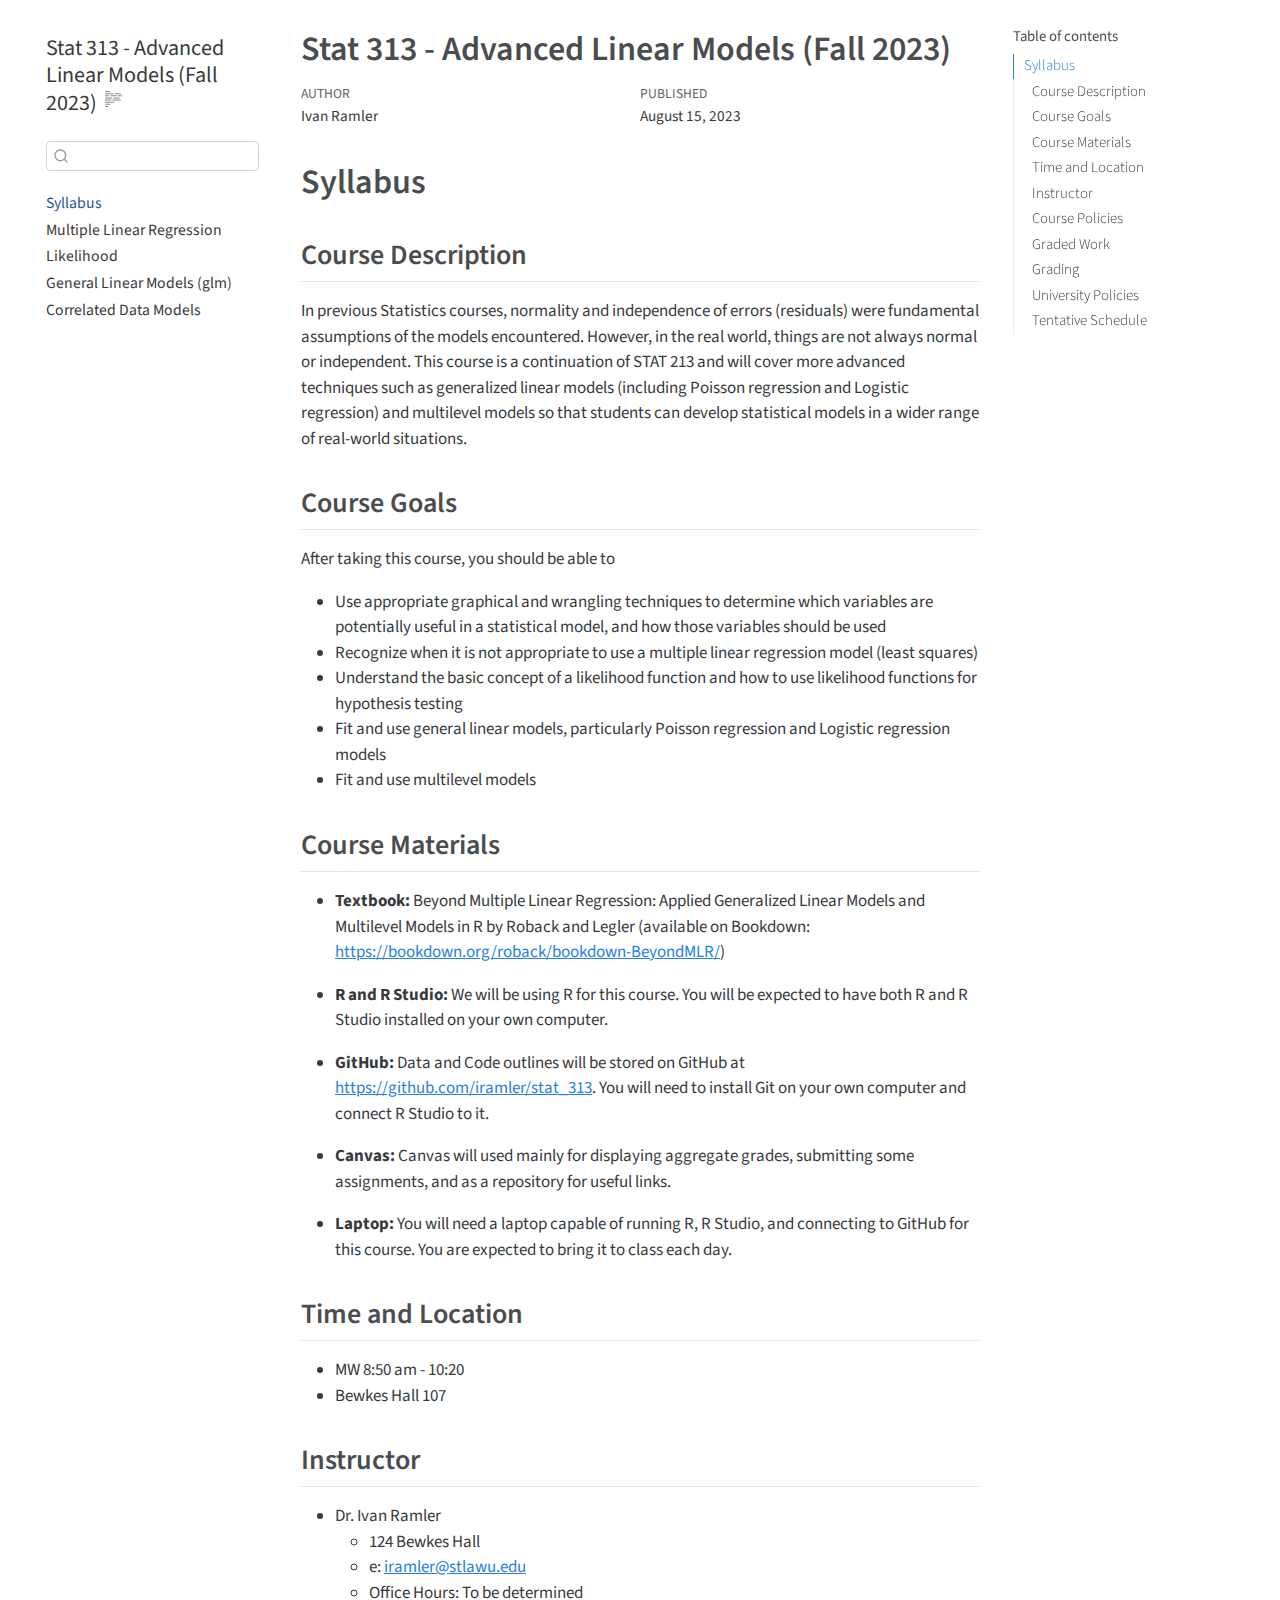
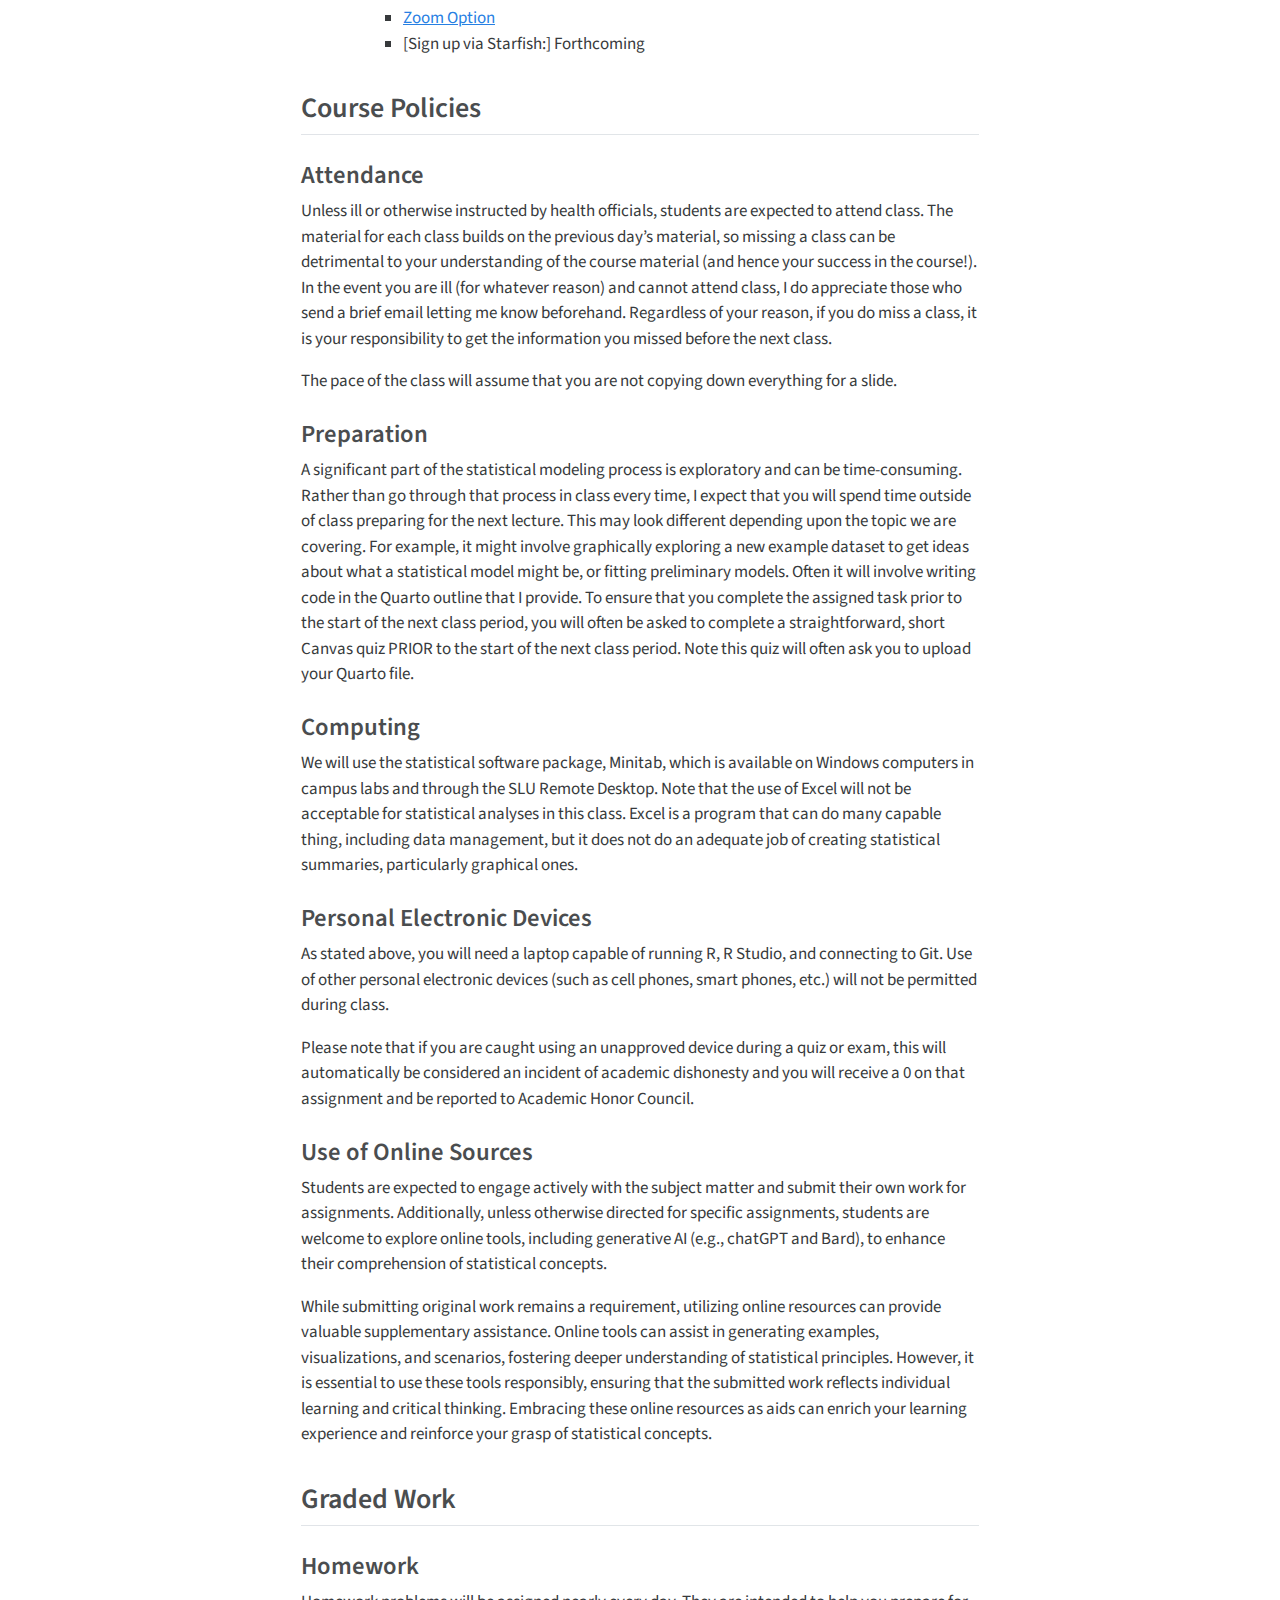
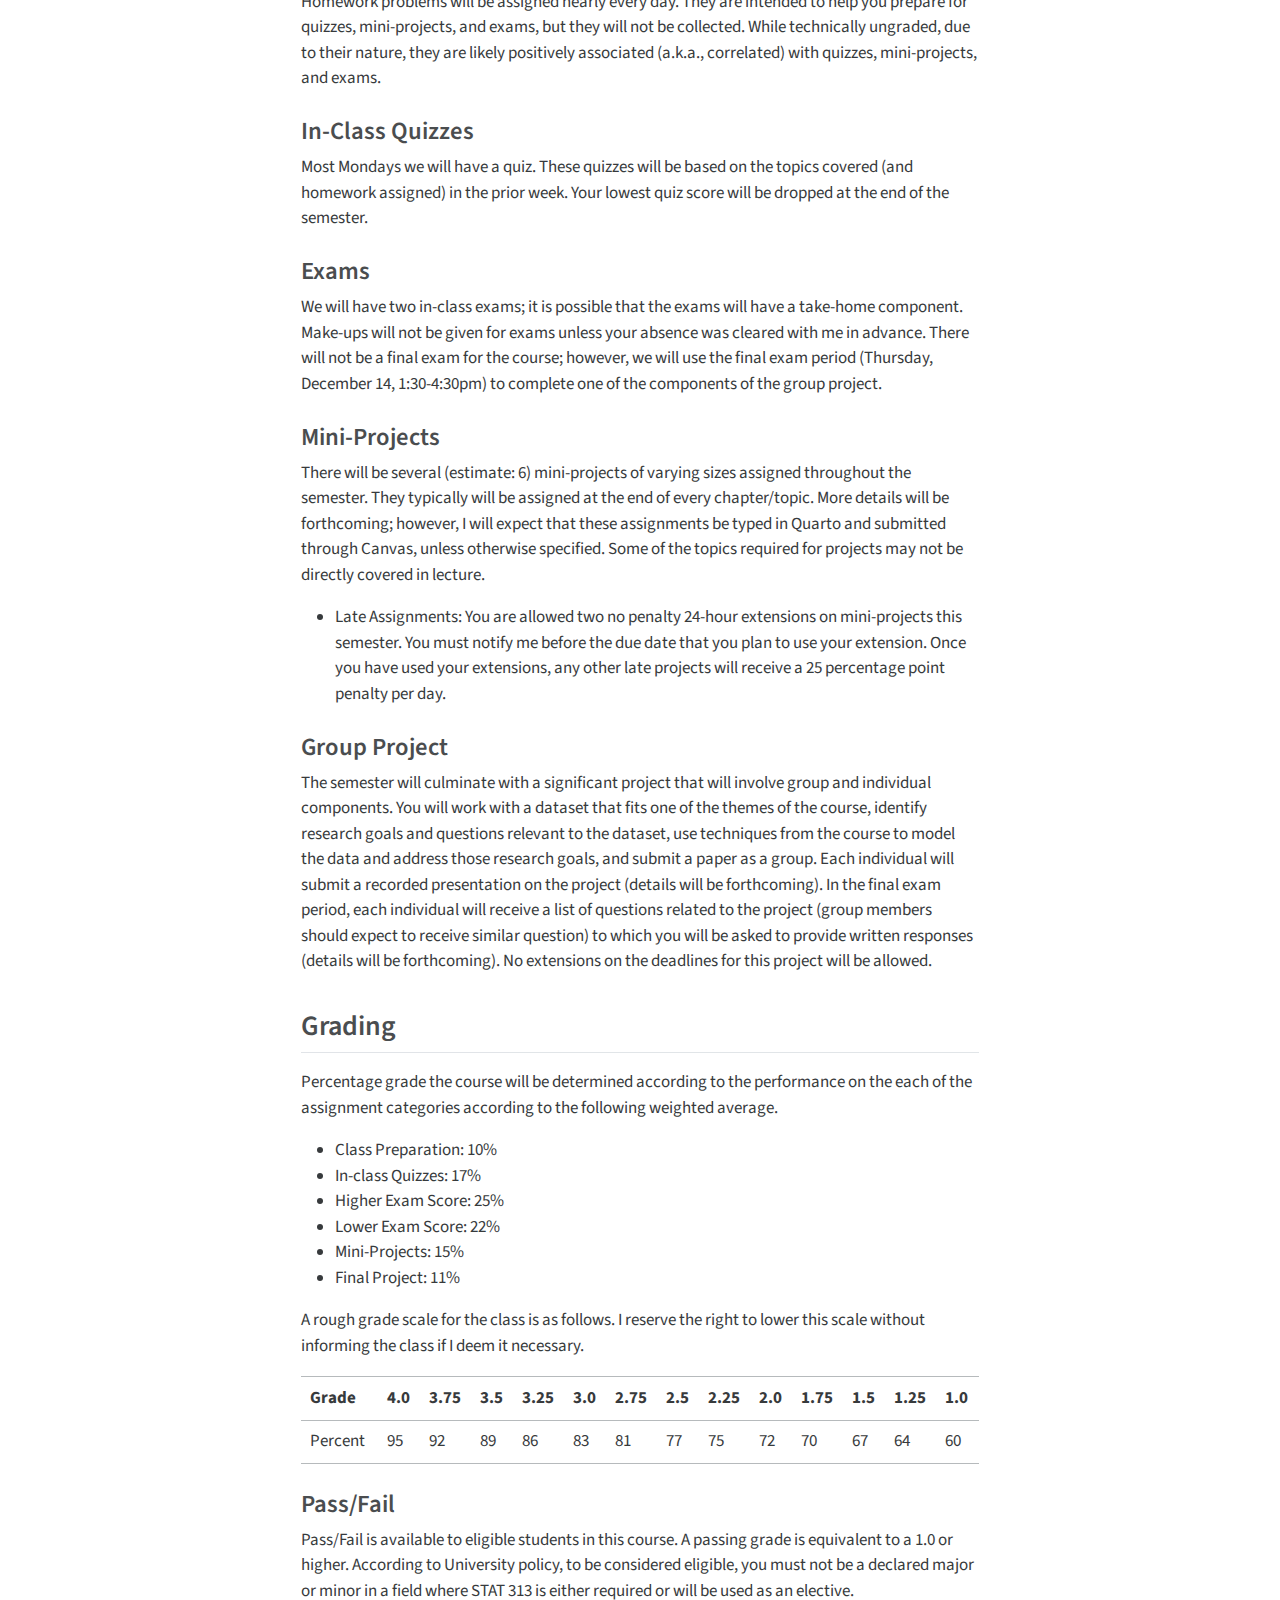
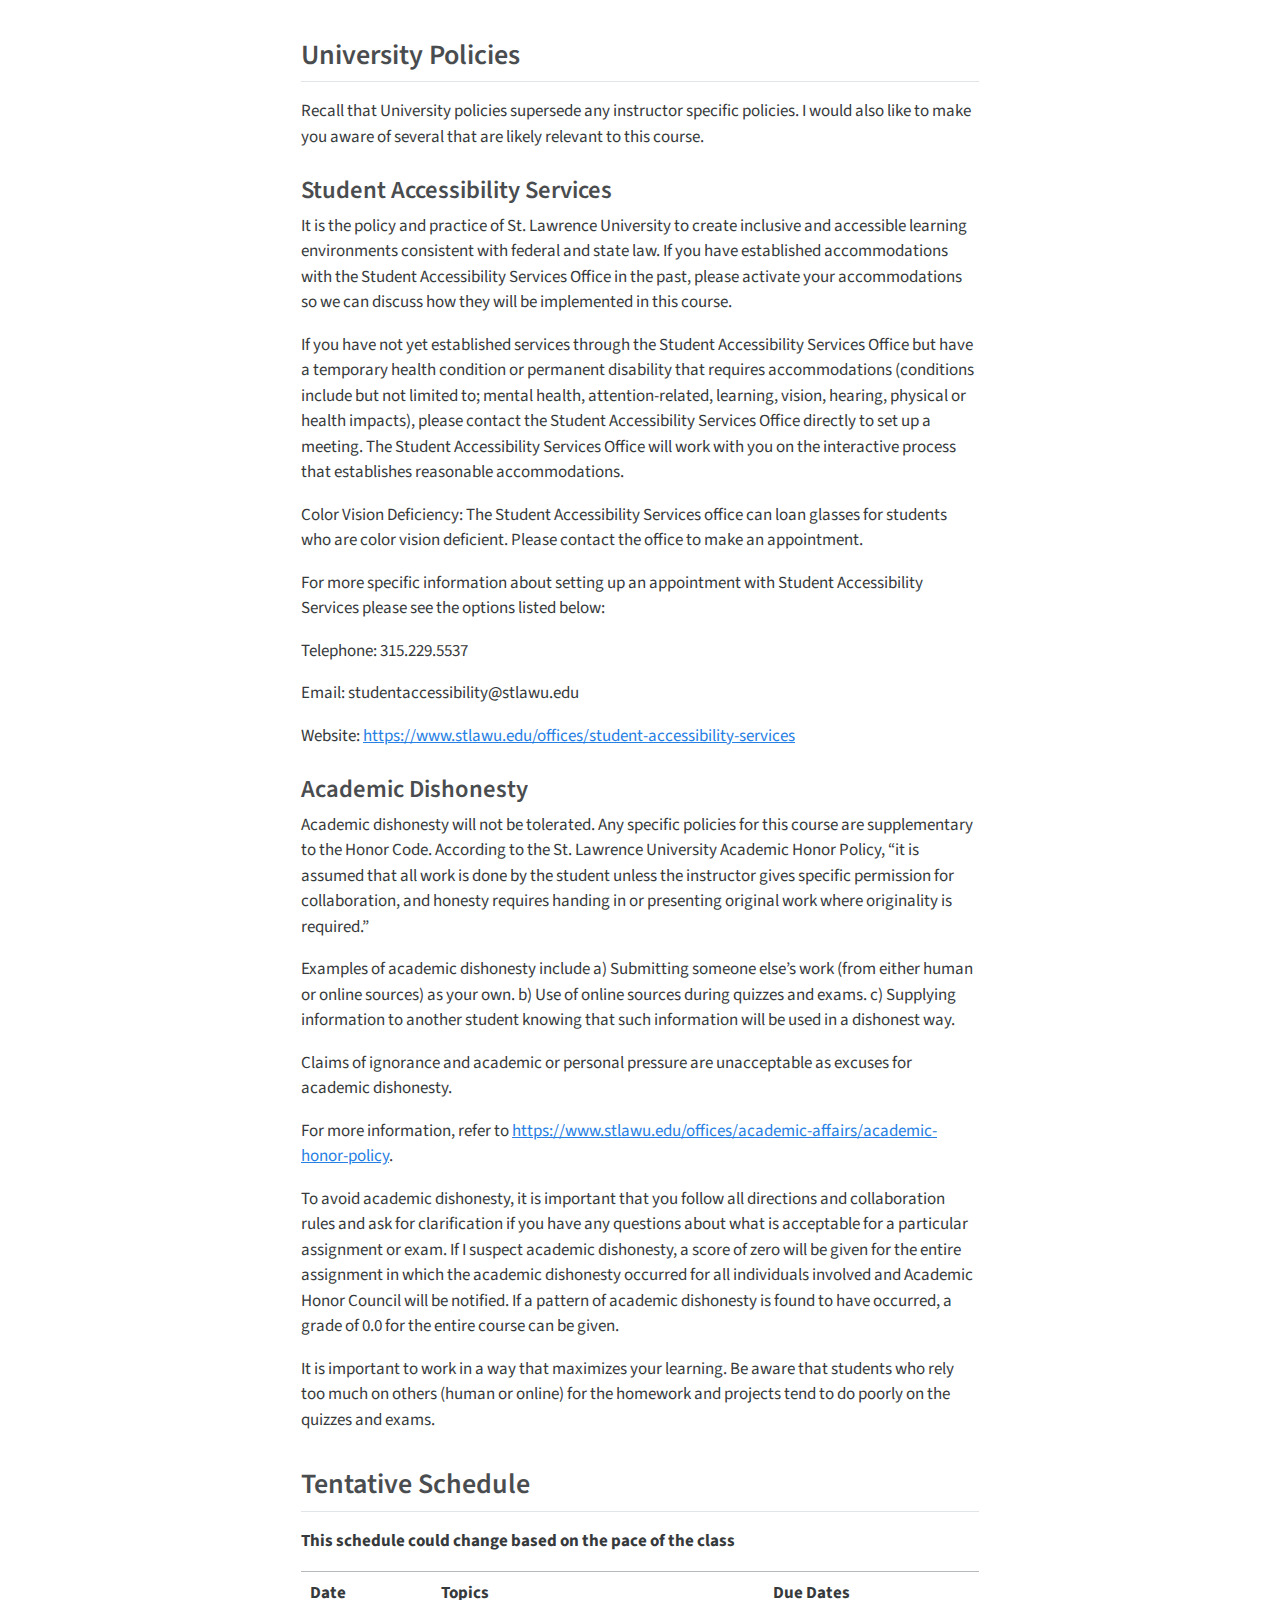
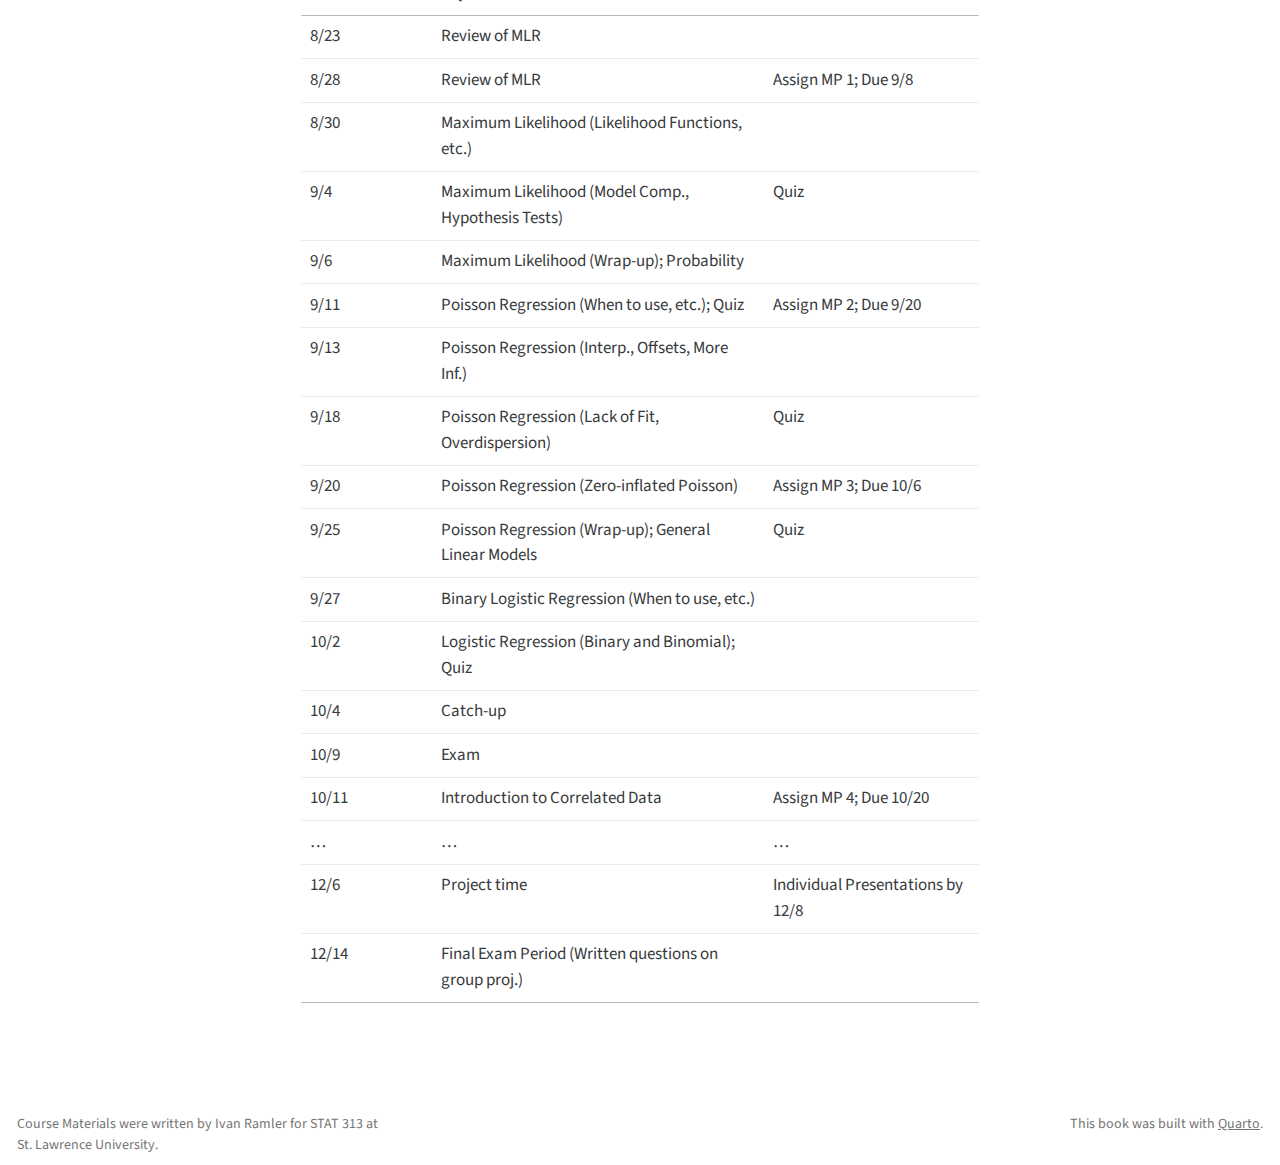
<file: _book/index.html>
<!DOCTYPE html>
<html xmlns="http://www.w3.org/1999/xhtml" lang="en" xml:lang="en"><head>

<meta charset="utf-8">
<meta name="generator" content="quarto-1.3.353">

<meta name="viewport" content="width=device-width, initial-scale=1.0, user-scalable=yes">

<meta name="author" content="Ivan Ramler">
<meta name="dcterms.date" content="2023-08-15">

<title>Stat 313 - Advanced Linear Models (Fall 2023)</title>
<style>
code{white-space: pre-wrap;}
span.smallcaps{font-variant: small-caps;}
div.columns{display: flex; gap: min(4vw, 1.5em);}
div.column{flex: auto; overflow-x: auto;}
div.hanging-indent{margin-left: 1.5em; text-indent: -1.5em;}
ul.task-list{list-style: none;}
ul.task-list li input[type="checkbox"] {
  width: 0.8em;
  margin: 0 0.8em 0.2em -1em; /* quarto-specific, see https://github.com/quarto-dev/quarto-cli/issues/4556 */ 
  vertical-align: middle;
}
</style>


<script src="site_libs/quarto-nav/quarto-nav.js"></script>
<script src="site_libs/quarto-nav/headroom.min.js"></script>
<script src="site_libs/clipboard/clipboard.min.js"></script>
<script src="site_libs/quarto-search/autocomplete.umd.js"></script>
<script src="site_libs/quarto-search/fuse.min.js"></script>
<script src="site_libs/quarto-search/quarto-search.js"></script>
<meta name="quarto:offset" content="./">
<script src="site_libs/quarto-html/quarto.js"></script>
<script src="site_libs/quarto-html/popper.min.js"></script>
<script src="site_libs/quarto-html/tippy.umd.min.js"></script>
<script src="site_libs/quarto-html/anchor.min.js"></script>
<link href="site_libs/quarto-html/tippy.css" rel="stylesheet">
<link href="site_libs/quarto-html/quarto-syntax-highlighting.css" rel="stylesheet" id="quarto-text-highlighting-styles">
<script src="site_libs/bootstrap/bootstrap.min.js"></script>
<link href="site_libs/bootstrap/bootstrap-icons.css" rel="stylesheet">
<link href="site_libs/bootstrap/bootstrap.min.css" rel="stylesheet" id="quarto-bootstrap" data-mode="light">
<script id="quarto-search-options" type="application/json">{
  "location": "sidebar",
  "copy-button": false,
  "collapse-after": 3,
  "panel-placement": "start",
  "type": "textbox",
  "limit": 20,
  "language": {
    "search-no-results-text": "No results",
    "search-matching-documents-text": "matching documents",
    "search-copy-link-title": "Copy link to search",
    "search-hide-matches-text": "Hide additional matches",
    "search-more-match-text": "more match in this document",
    "search-more-matches-text": "more matches in this document",
    "search-clear-button-title": "Clear",
    "search-detached-cancel-button-title": "Cancel",
    "search-submit-button-title": "Submit"
  }
}</script>


</head>

<body class="nav-sidebar floating">

<div id="quarto-search-results"></div>
  <header id="quarto-header" class="headroom fixed-top">
  <nav class="quarto-secondary-nav">
    <div class="container-fluid d-flex">
      <button type="button" class="quarto-btn-toggle btn" data-bs-toggle="collapse" data-bs-target="#quarto-sidebar,#quarto-sidebar-glass" aria-controls="quarto-sidebar" aria-expanded="false" aria-label="Toggle sidebar navigation" onclick="if (window.quartoToggleHeadroom) { window.quartoToggleHeadroom(); }">
        <i class="bi bi-layout-text-sidebar-reverse"></i>
      </button>
      <nav class="quarto-page-breadcrumbs" aria-label="breadcrumb"><ol class="breadcrumb"><li class="breadcrumb-item"><a href="./index.html">Syllabus</a></li></ol></nav>
      <a class="flex-grow-1" role="button" data-bs-toggle="collapse" data-bs-target="#quarto-sidebar,#quarto-sidebar-glass" aria-controls="quarto-sidebar" aria-expanded="false" aria-label="Toggle sidebar navigation" onclick="if (window.quartoToggleHeadroom) { window.quartoToggleHeadroom(); }">      
      </a>
      <button type="button" class="btn quarto-search-button" aria-label="Search" onclick="window.quartoOpenSearch();">
        <i class="bi bi-search"></i>
      </button>
    </div>
  </nav>
</header>
<!-- content -->
<div id="quarto-content" class="quarto-container page-columns page-rows-contents page-layout-article">
<!-- sidebar -->
  <nav id="quarto-sidebar" class="sidebar collapse collapse-horizontal sidebar-navigation floating overflow-auto">
    <div class="pt-lg-2 mt-2 text-left sidebar-header">
    <div class="sidebar-title mb-0 py-0">
      <a href="./">Stat 313 - Advanced Linear Models (Fall 2023)</a> 
        <div class="sidebar-tools-main">
  <a href="" class="quarto-reader-toggle quarto-navigation-tool px-1" onclick="window.quartoToggleReader(); return false;" title="Toggle reader mode">
  <div class="quarto-reader-toggle-btn">
  <i class="bi"></i>
  </div>
</a>
</div>
    </div>
      </div>
        <div class="mt-2 flex-shrink-0 align-items-center">
        <div class="sidebar-search">
        <div id="quarto-search" class="" title="Search"></div>
        </div>
        </div>
    <div class="sidebar-menu-container"> 
    <ul class="list-unstyled mt-1">
        <li class="sidebar-item">
  <div class="sidebar-item-container"> 
  <a href="./index.html" class="sidebar-item-text sidebar-link active">
 <span class="menu-text">Syllabus</span></a>
  </div>
</li>
        <li class="sidebar-item sidebar-item-section">
      <span class="sidebar-item-text sidebar-link text-start">
 <span class="menu-text">Multiple Linear Regression</span></span>
  </li>
        <li class="sidebar-item sidebar-item-section">
      <span class="sidebar-item-text sidebar-link text-start">
 <span class="menu-text">Likelihood</span></span>
  </li>
        <li class="sidebar-item sidebar-item-section">
      <span class="sidebar-item-text sidebar-link text-start">
 <span class="menu-text">General Linear Models (glm)</span></span>
  </li>
        <li class="sidebar-item sidebar-item-section">
      <span class="sidebar-item-text sidebar-link text-start">
 <span class="menu-text">Correlated Data Models</span></span>
  </li>
    </ul>
    </div>
</nav>
<div id="quarto-sidebar-glass" data-bs-toggle="collapse" data-bs-target="#quarto-sidebar,#quarto-sidebar-glass"></div>
<!-- margin-sidebar -->
    <div id="quarto-margin-sidebar" class="sidebar margin-sidebar">
        <nav id="TOC" role="doc-toc" class="toc-active">
    <h2 id="toc-title">Table of contents</h2>
   
  <ul>
  <li><a href="#syllabus" id="toc-syllabus" class="nav-link active" data-scroll-target="#syllabus">Syllabus</a>
  <ul class="collapse">
  <li><a href="#course-description" id="toc-course-description" class="nav-link" data-scroll-target="#course-description">Course Description</a></li>
  <li><a href="#course-goals" id="toc-course-goals" class="nav-link" data-scroll-target="#course-goals">Course Goals</a></li>
  <li><a href="#course-materials" id="toc-course-materials" class="nav-link" data-scroll-target="#course-materials">Course Materials</a></li>
  <li><a href="#time-and-location" id="toc-time-and-location" class="nav-link" data-scroll-target="#time-and-location">Time and Location</a></li>
  <li><a href="#instructor" id="toc-instructor" class="nav-link" data-scroll-target="#instructor">Instructor</a></li>
  <li><a href="#course-policies" id="toc-course-policies" class="nav-link" data-scroll-target="#course-policies">Course Policies</a>
  <ul class="collapse">
  <li><a href="#attendance" id="toc-attendance" class="nav-link" data-scroll-target="#attendance">Attendance</a></li>
  <li><a href="#preparation" id="toc-preparation" class="nav-link" data-scroll-target="#preparation">Preparation</a></li>
  <li><a href="#computing" id="toc-computing" class="nav-link" data-scroll-target="#computing">Computing</a></li>
  <li><a href="#personal-electronic-devices" id="toc-personal-electronic-devices" class="nav-link" data-scroll-target="#personal-electronic-devices">Personal Electronic Devices</a></li>
  <li><a href="#use-of-online-sources" id="toc-use-of-online-sources" class="nav-link" data-scroll-target="#use-of-online-sources">Use of Online Sources</a></li>
  </ul></li>
  <li><a href="#graded-work" id="toc-graded-work" class="nav-link" data-scroll-target="#graded-work">Graded Work</a>
  <ul class="collapse">
  <li><a href="#homework" id="toc-homework" class="nav-link" data-scroll-target="#homework">Homework</a></li>
  <li><a href="#in-class-quizzes" id="toc-in-class-quizzes" class="nav-link" data-scroll-target="#in-class-quizzes">In-Class Quizzes</a></li>
  <li><a href="#exams" id="toc-exams" class="nav-link" data-scroll-target="#exams">Exams</a></li>
  <li><a href="#mini-projects" id="toc-mini-projects" class="nav-link" data-scroll-target="#mini-projects">Mini-Projects</a></li>
  <li><a href="#group-project" id="toc-group-project" class="nav-link" data-scroll-target="#group-project">Group Project</a></li>
  </ul></li>
  <li><a href="#grading" id="toc-grading" class="nav-link" data-scroll-target="#grading">Grading</a>
  <ul class="collapse">
  <li><a href="#passfail" id="toc-passfail" class="nav-link" data-scroll-target="#passfail">Pass/Fail</a></li>
  </ul></li>
  <li><a href="#university-policies" id="toc-university-policies" class="nav-link" data-scroll-target="#university-policies">University Policies</a>
  <ul class="collapse">
  <li><a href="#student-accessibility-services" id="toc-student-accessibility-services" class="nav-link" data-scroll-target="#student-accessibility-services">Student Accessibility Services</a></li>
  <li><a href="#academic-dishonesty" id="toc-academic-dishonesty" class="nav-link" data-scroll-target="#academic-dishonesty">Academic Dishonesty</a></li>
  </ul></li>
  <li><a href="#tentative-schedule" id="toc-tentative-schedule" class="nav-link" data-scroll-target="#tentative-schedule">Tentative Schedule</a></li>
  </ul></li>
  </ul>
</nav>
    </div>
<!-- main -->
<main class="content" id="quarto-document-content">

<header id="title-block-header" class="quarto-title-block default">
<div class="quarto-title">
<h1 class="title">Stat 313 - Advanced Linear Models (Fall 2023)</h1>
</div>



<div class="quarto-title-meta">

    <div>
    <div class="quarto-title-meta-heading">Author</div>
    <div class="quarto-title-meta-contents">
             <p>Ivan Ramler </p>
          </div>
  </div>
    
    <div>
    <div class="quarto-title-meta-heading">Published</div>
    <div class="quarto-title-meta-contents">
      <p class="date">August 15, 2023</p>
    </div>
  </div>
  
    
  </div>
  

</header>

<section id="syllabus" class="level1 unnumbered">
<h1 class="unnumbered">Syllabus</h1>
<section id="course-description" class="level2">
<h2 class="anchored" data-anchor-id="course-description">Course Description</h2>
<p>In previous Statistics courses, normality and independence of errors (residuals) were fundamental assumptions of the models encountered. However, in the real world, things are not always normal or independent. This course is a continuation of STAT 213 and will cover more advanced techniques such as generalized linear models (including Poisson regression and Logistic regression) and multilevel models so that students can develop statistical models in a wider range of real-world situations.</p>
</section>
<section id="course-goals" class="level2">
<h2 class="anchored" data-anchor-id="course-goals">Course Goals</h2>
<p>After taking this course, you should be able to</p>
<ul>
<li>Use appropriate graphical and wrangling techniques to determine which variables are potentially useful in a statistical model, and how those variables should be used</li>
<li>Recognize when it is not appropriate to use a multiple linear regression model (least squares)</li>
<li>Understand the basic concept of a likelihood function and how to use likelihood functions for hypothesis testing</li>
<li>Fit and use general linear models, particularly Poisson regression and Logistic regression models</li>
<li>Fit and use multilevel models</li>
</ul>
</section>
<section id="course-materials" class="level2">
<h2 class="anchored" data-anchor-id="course-materials">Course Materials</h2>
<ul>
<li><p><strong>Textbook:</strong> Beyond Multiple Linear Regression: Applied Generalized Linear Models and Multilevel Models in R by Roback and Legler (available on Bookdown: <a href="https://bookdown.org/roback/bookdown-BeyondMLR/" class="uri">https://bookdown.org/roback/bookdown-BeyondMLR/</a>)</p></li>
<li><p><strong>R and R Studio:</strong> We will be using R for this course. You will be expected to have both R and R Studio installed on your own computer.</p></li>
<li><p><strong>GitHub:</strong> Data and Code outlines will be stored on GitHub at <a href="https://github.com/iramler/stat_313" target="_blank">https://github.com/iramler/stat_313</a>. You will need to install Git on your own computer and connect R Studio to it.</p></li>
<li><p><strong>Canvas:</strong> Canvas will used mainly for displaying aggregate grades, submitting some assignments, and as a repository for useful links.</p></li>
<li><p><strong>Laptop:</strong> You will need a laptop capable of running R, R Studio, and connecting to GitHub for this course. You are expected to bring it to class each day.</p></li>
</ul>
</section>
<section id="time-and-location" class="level2">
<h2 class="anchored" data-anchor-id="time-and-location">Time and Location</h2>
<ul>
<li>MW 8:50 am - 10:20</li>
<li>Bewkes Hall 107</li>
</ul>
</section>
<section id="instructor" class="level2">
<h2 class="anchored" data-anchor-id="instructor">Instructor</h2>
<ul>
<li>Dr.&nbsp;Ivan Ramler
<ul>
<li>124 Bewkes Hall</li>
<li>e: <a href="mailto:iramler@stlawu.edu" class="email">iramler@stlawu.edu</a></li>
<li>Office Hours: To be determined
<ul>
<li><a href="https://stlawu.zoom.us/my/iramler" target="_blank">Zoom Option</a></li>
<li>[Sign up via Starfish:] Forthcoming</li>
</ul></li>
</ul></li>
</ul>
</section>
<section id="course-policies" class="level2">
<h2 class="anchored" data-anchor-id="course-policies">Course Policies</h2>
<section id="attendance" class="level3">
<h3 class="anchored" data-anchor-id="attendance">Attendance</h3>
<p>Unless ill or otherwise instructed by health officials, students are expected to attend class. The material for each class builds on the previous day’s material, so missing a class can be detrimental to your understanding of the course material (and hence your success in the course!). In the event you are ill (for whatever reason) and cannot attend class, I do appreciate those who send a brief email letting me know beforehand. Regardless of your reason, if you do miss a class, it is your responsibility to get the information you missed before the next class.</p>
<p>The pace of the class will assume that you are not copying down everything for a slide.</p>
</section>
<section id="preparation" class="level3">
<h3 class="anchored" data-anchor-id="preparation">Preparation</h3>
<p>A significant part of the statistical modeling process is exploratory and can be time-consuming. Rather than go through that process in class every time, I expect that you will spend time outside of class preparing for the next lecture. This may look different depending upon the topic we are covering. For example, it might involve graphically exploring a new example dataset to get ideas about what a statistical model might be, or fitting preliminary models. Often it will involve writing code in the Quarto outline that I provide. To ensure that you complete the assigned task prior to the start of the next class period, you will often be asked to complete a straightforward, short Canvas quiz PRIOR to the start of the next class period. Note this quiz will often ask you to upload your Quarto file.</p>
</section>
<section id="computing" class="level3">
<h3 class="anchored" data-anchor-id="computing">Computing</h3>
<p>We will use the statistical software package, Minitab, which is available on Windows computers in campus labs and through the SLU Remote Desktop. Note that the use of Excel will not be acceptable for statistical analyses in this class. Excel is a program that can do many capable thing, including data management, but it does not do an adequate job of creating statistical summaries, particularly graphical ones.</p>
</section>
<section id="personal-electronic-devices" class="level3">
<h3 class="anchored" data-anchor-id="personal-electronic-devices">Personal Electronic Devices</h3>
<p>As stated above, you will need a laptop capable of running R, R Studio, and connecting to Git. Use of other personal electronic devices (such as cell phones, smart phones, etc.) will not be permitted during class.</p>
<p>Please note that if you are caught using an unapproved device during a quiz or exam, this will automatically be considered an incident of academic dishonesty and you will receive a 0 on that assignment and be reported to Academic Honor Council.</p>
</section>
<section id="use-of-online-sources" class="level3">
<h3 class="anchored" data-anchor-id="use-of-online-sources">Use of Online Sources</h3>
<p>Students are expected to engage actively with the subject matter and submit their own work for assignments. Additionally, unless otherwise directed for specific assignments, students are welcome to explore online tools, including generative AI (e.g., chatGPT and Bard), to enhance their comprehension of statistical concepts.</p>
<p>While submitting original work remains a requirement, utilizing online resources can provide valuable supplementary assistance. Online tools can assist in generating examples, visualizations, and scenarios, fostering deeper understanding of statistical principles. However, it is essential to use these tools responsibly, ensuring that the submitted work reflects individual learning and critical thinking. Embracing these online resources as aids can enrich your learning experience and reinforce your grasp of statistical concepts.</p>
</section>
</section>
<section id="graded-work" class="level2">
<h2 class="anchored" data-anchor-id="graded-work">Graded Work</h2>
<section id="homework" class="level3">
<h3 class="anchored" data-anchor-id="homework">Homework</h3>
<p>Homework problems will be assigned nearly every day. They are intended to help you prepare for quizzes, mini-projects, and exams, but they will not be collected. While technically ungraded, due to their nature, they are likely positively associated (a.k.a., correlated) with quizzes, mini-projects, and exams.</p>
</section>
<section id="in-class-quizzes" class="level3">
<h3 class="anchored" data-anchor-id="in-class-quizzes">In-Class Quizzes</h3>
<p>Most Mondays we will have a quiz. These quizzes will be based on the topics covered (and homework assigned) in the prior week. Your lowest quiz score will be dropped at the end of the semester.</p>
</section>
<section id="exams" class="level3">
<h3 class="anchored" data-anchor-id="exams">Exams</h3>
<p>We will have two in-class exams; it is possible that the exams will have a take-home component. Make-ups will not be given for exams unless your absence was cleared with me in advance. There will not be a final exam for the course; however, we will use the final exam period (Thursday, December 14, 1:30-4:30pm) to complete one of the components of the group project.</p>
</section>
<section id="mini-projects" class="level3">
<h3 class="anchored" data-anchor-id="mini-projects">Mini-Projects</h3>
<p>There will be several (estimate: 6) mini-projects of varying sizes assigned throughout the semester. They typically will be assigned at the end of every chapter/topic. More details will be forthcoming; however, I will expect that these assignments be typed in Quarto and submitted through Canvas, unless otherwise specified. Some of the topics required for projects may not be directly covered in lecture.</p>
<ul>
<li>Late Assignments: You are allowed two no penalty 24-hour extensions on mini-projects this semester. You must notify me before the due date that you plan to use your extension. Once you have used your extensions, any other late projects will receive a 25 percentage point penalty per day.</li>
</ul>
</section>
<section id="group-project" class="level3">
<h3 class="anchored" data-anchor-id="group-project">Group Project</h3>
<p>The semester will culminate with a significant project that will involve group and individual components. You will work with a dataset that fits one of the themes of the course, identify research goals and questions relevant to the dataset, use techniques from the course to model the data and address those research goals, and submit a paper as a group. Each individual will submit a recorded presentation on the project (details will be forthcoming). In the final exam period, each individual will receive a list of questions related to the project (group members should expect to receive similar question) to which you will be asked to provide written responses (details will be forthcoming). No extensions on the deadlines for this project will be allowed.</p>
</section>
</section>
<section id="grading" class="level2">
<h2 class="anchored" data-anchor-id="grading">Grading</h2>
<p>Percentage grade the course will be determined according to the performance on the each of the assignment categories according to the following weighted average.</p>
<ul>
<li>Class Preparation: 10%</li>
<li>In-class Quizzes: 17%</li>
<li>Higher Exam Score: 25%</li>
<li>Lower Exam Score: 22%</li>
<li>Mini-Projects: 15%</li>
<li>Final Project: 11%</li>
</ul>
<p>A rough grade scale for the class is as follows. I reserve the right to lower this scale without informing the class if I deem it necessary.</p>
<table class="table">
<colgroup>
<col style="width: 11%">
<col style="width: 6%">
<col style="width: 7%">
<col style="width: 6%">
<col style="width: 7%">
<col style="width: 6%">
<col style="width: 7%">
<col style="width: 6%">
<col style="width: 7%">
<col style="width: 6%">
<col style="width: 7%">
<col style="width: 6%">
<col style="width: 7%">
<col style="width: 6%">
</colgroup>
<thead>
<tr class="header">
<th>Grade</th>
<th>4.0</th>
<th>3.75</th>
<th>3.5</th>
<th>3.25</th>
<th>3.0</th>
<th>2.75</th>
<th>2.5</th>
<th>2.25</th>
<th>2.0</th>
<th>1.75</th>
<th>1.5</th>
<th>1.25</th>
<th>1.0</th>
</tr>
</thead>
<tbody>
<tr class="odd">
<td>Percent</td>
<td>95</td>
<td>92</td>
<td>89</td>
<td>86</td>
<td>83</td>
<td>81</td>
<td>77</td>
<td>75</td>
<td>72</td>
<td>70</td>
<td>67</td>
<td>64</td>
<td>60</td>
</tr>
</tbody>
</table>
<section id="passfail" class="level3">
<h3 class="anchored" data-anchor-id="passfail">Pass/Fail</h3>
<p>Pass/Fail is available to eligible students in this course. A passing grade is equivalent to a 1.0 or higher. According to University policy, to be considered eligible, you must not be a declared major or minor in a field where STAT 313 is either required or will be used as an elective.</p>
</section>
</section>
<section id="university-policies" class="level2">
<h2 class="anchored" data-anchor-id="university-policies">University Policies</h2>
<p>Recall that University policies supersede any instructor specific policies. I would also like to make you aware of several that are likely relevant to this course.</p>
<section id="student-accessibility-services" class="level3">
<h3 class="anchored" data-anchor-id="student-accessibility-services">Student Accessibility Services</h3>
<p>It is the policy and practice of St.&nbsp;Lawrence University to create inclusive and accessible learning environments consistent with federal and state law. If you have established accommodations with the Student Accessibility Services Office in the past, please activate your accommodations so we can discuss how they will be implemented in this course.</p>
<p>If you have not yet established services through the Student Accessibility Services Office but have a temporary health condition or permanent disability that requires accommodations (conditions include but not limited to; mental health, attention-related, learning, vision, hearing, physical or health impacts), please contact the Student Accessibility Services Office directly to set up a meeting. The Student Accessibility Services Office will work with you on the interactive process that establishes reasonable accommodations.</p>
<p>Color Vision Deficiency: The Student Accessibility Services office can loan glasses for students who are color vision deficient. Please contact the office to make an appointment.</p>
<p>For more specific information about setting up an appointment with Student Accessibility Services please see the options listed below:</p>
<p>Telephone: 315.229.5537</p>
<p>Email: studentaccessibility@stlawu.edu</p>
<p>Website: <a href="https://www.stlawu.edu/offices/student-accessibility-services" class="uri">https://www.stlawu.edu/offices/student-accessibility-services</a></p>
</section>
<section id="academic-dishonesty" class="level3">
<h3 class="anchored" data-anchor-id="academic-dishonesty">Academic Dishonesty</h3>
<p>Academic dishonesty will not be tolerated. Any specific policies for this course are supplementary to the Honor Code. According to the St.&nbsp;Lawrence University Academic Honor Policy, “it is assumed that all work is done by the student unless the instructor gives specific permission for collaboration, and honesty requires handing in or presenting original work where originality is required.”</p>
<p>Examples of academic dishonesty include a) Submitting someone else’s work (from either human or online sources) as your own. b) Use of online sources during quizzes and exams. c) Supplying information to another student knowing that such information will be used in a dishonest way.</p>
<p>Claims of ignorance and academic or personal pressure are unacceptable as excuses for academic dishonesty.</p>
<p>For more information, refer to <a href="https://www.stlawu.edu/offices/academic-affairs/academic-honor-policy" class="uri">https://www.stlawu.edu/offices/academic-affairs/academic-honor-policy</a>.</p>
<p>To avoid academic dishonesty, it is important that you follow all directions and collaboration rules and ask for clarification if you have any questions about what is acceptable for a particular assignment or exam. If I suspect academic dishonesty, a score of zero will be given for the entire assignment in which the academic dishonesty occurred for all individuals involved and Academic Honor Council will be notified. If a pattern of academic dishonesty is found to have occurred, a grade of 0.0 for the entire course can be given.</p>
<p>It is important to work in a way that maximizes your learning. Be aware that students who rely too much on others (human or online) for the homework and projects tend to do poorly on the quizzes and exams.</p>
</section>
</section>
<section id="tentative-schedule" class="level2">
<h2 class="anchored" data-anchor-id="tentative-schedule">Tentative Schedule</h2>
<p><strong>This schedule could change based on the pace of the class</strong></p>
<table class="table">
<colgroup>
<col style="width: 19%">
<col style="width: 48%">
<col style="width: 31%">
</colgroup>
<thead>
<tr class="header">
<th>Date</th>
<th>Topics</th>
<th>Due Dates</th>
</tr>
</thead>
<tbody>
<tr class="odd">
<td>8/23</td>
<td>Review of MLR</td>
<td></td>
</tr>
<tr class="even">
<td>8/28</td>
<td>Review of MLR</td>
<td>Assign MP 1; Due 9/8</td>
</tr>
<tr class="odd">
<td>8/30</td>
<td>Maximum Likelihood (Likelihood Functions, etc.)</td>
<td></td>
</tr>
<tr class="even">
<td>9/4</td>
<td>Maximum Likelihood (Model Comp., Hypothesis Tests)</td>
<td>Quiz</td>
</tr>
<tr class="odd">
<td>9/6</td>
<td>Maximum Likelihood (Wrap-up); Probability</td>
<td></td>
</tr>
<tr class="even">
<td>9/11</td>
<td>Poisson Regression (When to use, etc.); Quiz</td>
<td>Assign MP 2; Due 9/20</td>
</tr>
<tr class="odd">
<td>9/13</td>
<td>Poisson Regression (Interp., Offsets, More Inf.)</td>
<td></td>
</tr>
<tr class="even">
<td>9/18</td>
<td>Poisson Regression (Lack of Fit, Overdispersion)</td>
<td>Quiz</td>
</tr>
<tr class="odd">
<td>9/20</td>
<td>Poisson Regression (Zero-inflated Poisson)</td>
<td>Assign MP 3; Due 10/6</td>
</tr>
<tr class="even">
<td>9/25</td>
<td>Poisson Regression (Wrap-up); General Linear Models</td>
<td>Quiz</td>
</tr>
<tr class="odd">
<td>9/27</td>
<td>Binary Logistic Regression (When to use, etc.)</td>
<td></td>
</tr>
<tr class="even">
<td>10/2</td>
<td>Logistic Regression (Binary and Binomial); Quiz</td>
<td></td>
</tr>
<tr class="odd">
<td>10/4</td>
<td>Catch-up</td>
<td></td>
</tr>
<tr class="even">
<td>10/9</td>
<td>Exam</td>
<td></td>
</tr>
<tr class="odd">
<td>10/11</td>
<td>Introduction to Correlated Data</td>
<td>Assign MP 4; Due 10/20</td>
</tr>
<tr class="even">
<td>…</td>
<td>…</td>
<td>…</td>
</tr>
<tr class="odd">
<td>12/6</td>
<td>Project time</td>
<td>Individual Presentations by 12/8</td>
</tr>
<tr class="even">
<td>12/14</td>
<td>Final Exam Period (Written questions on group proj.)</td>
<td></td>
</tr>
</tbody>
</table>


</section>
</section>

</main> <!-- /main -->
<script id="quarto-html-after-body" type="application/javascript">
window.document.addEventListener("DOMContentLoaded", function (event) {
  const toggleBodyColorMode = (bsSheetEl) => {
    const mode = bsSheetEl.getAttribute("data-mode");
    const bodyEl = window.document.querySelector("body");
    if (mode === "dark") {
      bodyEl.classList.add("quarto-dark");
      bodyEl.classList.remove("quarto-light");
    } else {
      bodyEl.classList.add("quarto-light");
      bodyEl.classList.remove("quarto-dark");
    }
  }
  const toggleBodyColorPrimary = () => {
    const bsSheetEl = window.document.querySelector("link#quarto-bootstrap");
    if (bsSheetEl) {
      toggleBodyColorMode(bsSheetEl);
    }
  }
  toggleBodyColorPrimary();  
  const icon = "";
  const anchorJS = new window.AnchorJS();
  anchorJS.options = {
    placement: 'right',
    icon: icon
  };
  anchorJS.add('.anchored');
  const isCodeAnnotation = (el) => {
    for (const clz of el.classList) {
      if (clz.startsWith('code-annotation-')) {                     
        return true;
      }
    }
    return false;
  }
  const clipboard = new window.ClipboardJS('.code-copy-button', {
    text: function(trigger) {
      const codeEl = trigger.previousElementSibling.cloneNode(true);
      for (const childEl of codeEl.children) {
        if (isCodeAnnotation(childEl)) {
          childEl.remove();
        }
      }
      return codeEl.innerText;
    }
  });
  clipboard.on('success', function(e) {
    // button target
    const button = e.trigger;
    // don't keep focus
    button.blur();
    // flash "checked"
    button.classList.add('code-copy-button-checked');
    var currentTitle = button.getAttribute("title");
    button.setAttribute("title", "Copied!");
    let tooltip;
    if (window.bootstrap) {
      button.setAttribute("data-bs-toggle", "tooltip");
      button.setAttribute("data-bs-placement", "left");
      button.setAttribute("data-bs-title", "Copied!");
      tooltip = new bootstrap.Tooltip(button, 
        { trigger: "manual", 
          customClass: "code-copy-button-tooltip",
          offset: [0, -8]});
      tooltip.show();    
    }
    setTimeout(function() {
      if (tooltip) {
        tooltip.hide();
        button.removeAttribute("data-bs-title");
        button.removeAttribute("data-bs-toggle");
        button.removeAttribute("data-bs-placement");
      }
      button.setAttribute("title", currentTitle);
      button.classList.remove('code-copy-button-checked');
    }, 1000);
    // clear code selection
    e.clearSelection();
  });
  function tippyHover(el, contentFn) {
    const config = {
      allowHTML: true,
      content: contentFn,
      maxWidth: 500,
      delay: 100,
      arrow: false,
      appendTo: function(el) {
          return el.parentElement;
      },
      interactive: true,
      interactiveBorder: 10,
      theme: 'quarto',
      placement: 'bottom-start'
    };
    window.tippy(el, config); 
  }
  const noterefs = window.document.querySelectorAll('a[role="doc-noteref"]');
  for (var i=0; i<noterefs.length; i++) {
    const ref = noterefs[i];
    tippyHover(ref, function() {
      // use id or data attribute instead here
      let href = ref.getAttribute('data-footnote-href') || ref.getAttribute('href');
      try { href = new URL(href).hash; } catch {}
      const id = href.replace(/^#\/?/, "");
      const note = window.document.getElementById(id);
      return note.innerHTML;
    });
  }
      let selectedAnnoteEl;
      const selectorForAnnotation = ( cell, annotation) => {
        let cellAttr = 'data-code-cell="' + cell + '"';
        let lineAttr = 'data-code-annotation="' +  annotation + '"';
        const selector = 'span[' + cellAttr + '][' + lineAttr + ']';
        return selector;
      }
      const selectCodeLines = (annoteEl) => {
        const doc = window.document;
        const targetCell = annoteEl.getAttribute("data-target-cell");
        const targetAnnotation = annoteEl.getAttribute("data-target-annotation");
        const annoteSpan = window.document.querySelector(selectorForAnnotation(targetCell, targetAnnotation));
        const lines = annoteSpan.getAttribute("data-code-lines").split(",");
        const lineIds = lines.map((line) => {
          return targetCell + "-" + line;
        })
        let top = null;
        let height = null;
        let parent = null;
        if (lineIds.length > 0) {
            //compute the position of the single el (top and bottom and make a div)
            const el = window.document.getElementById(lineIds[0]);
            top = el.offsetTop;
            height = el.offsetHeight;
            parent = el.parentElement.parentElement;
          if (lineIds.length > 1) {
            const lastEl = window.document.getElementById(lineIds[lineIds.length - 1]);
            const bottom = lastEl.offsetTop + lastEl.offsetHeight;
            height = bottom - top;
          }
          if (top !== null && height !== null && parent !== null) {
            // cook up a div (if necessary) and position it 
            let div = window.document.getElementById("code-annotation-line-highlight");
            if (div === null) {
              div = window.document.createElement("div");
              div.setAttribute("id", "code-annotation-line-highlight");
              div.style.position = 'absolute';
              parent.appendChild(div);
            }
            div.style.top = top - 2 + "px";
            div.style.height = height + 4 + "px";
            let gutterDiv = window.document.getElementById("code-annotation-line-highlight-gutter");
            if (gutterDiv === null) {
              gutterDiv = window.document.createElement("div");
              gutterDiv.setAttribute("id", "code-annotation-line-highlight-gutter");
              gutterDiv.style.position = 'absolute';
              const codeCell = window.document.getElementById(targetCell);
              const gutter = codeCell.querySelector('.code-annotation-gutter');
              gutter.appendChild(gutterDiv);
            }
            gutterDiv.style.top = top - 2 + "px";
            gutterDiv.style.height = height + 4 + "px";
          }
          selectedAnnoteEl = annoteEl;
        }
      };
      const unselectCodeLines = () => {
        const elementsIds = ["code-annotation-line-highlight", "code-annotation-line-highlight-gutter"];
        elementsIds.forEach((elId) => {
          const div = window.document.getElementById(elId);
          if (div) {
            div.remove();
          }
        });
        selectedAnnoteEl = undefined;
      };
      // Attach click handler to the DT
      const annoteDls = window.document.querySelectorAll('dt[data-target-cell]');
      for (const annoteDlNode of annoteDls) {
        annoteDlNode.addEventListener('click', (event) => {
          const clickedEl = event.target;
          if (clickedEl !== selectedAnnoteEl) {
            unselectCodeLines();
            const activeEl = window.document.querySelector('dt[data-target-cell].code-annotation-active');
            if (activeEl) {
              activeEl.classList.remove('code-annotation-active');
            }
            selectCodeLines(clickedEl);
            clickedEl.classList.add('code-annotation-active');
          } else {
            // Unselect the line
            unselectCodeLines();
            clickedEl.classList.remove('code-annotation-active');
          }
        });
      }
  const findCites = (el) => {
    const parentEl = el.parentElement;
    if (parentEl) {
      const cites = parentEl.dataset.cites;
      if (cites) {
        return {
          el,
          cites: cites.split(' ')
        };
      } else {
        return findCites(el.parentElement)
      }
    } else {
      return undefined;
    }
  };
  var bibliorefs = window.document.querySelectorAll('a[role="doc-biblioref"]');
  for (var i=0; i<bibliorefs.length; i++) {
    const ref = bibliorefs[i];
    const citeInfo = findCites(ref);
    if (citeInfo) {
      tippyHover(citeInfo.el, function() {
        var popup = window.document.createElement('div');
        citeInfo.cites.forEach(function(cite) {
          var citeDiv = window.document.createElement('div');
          citeDiv.classList.add('hanging-indent');
          citeDiv.classList.add('csl-entry');
          var biblioDiv = window.document.getElementById('ref-' + cite);
          if (biblioDiv) {
            citeDiv.innerHTML = biblioDiv.innerHTML;
          }
          popup.appendChild(citeDiv);
        });
        return popup.innerHTML;
      });
    }
  }
});
</script>
</div> <!-- /content -->
<footer class="footer">
  <div class="nav-footer">
    <div class="nav-footer-left">Course Materials were written by Ivan Ramler for STAT 313 at St.&nbsp;Lawrence University.</div>   
    <div class="nav-footer-center">
      &nbsp;
    </div>
    <div class="nav-footer-right">This book was built with <a href="https://quarto.org/">Quarto</a>.</div>
  </div>
</footer>



</body></html>
</file>
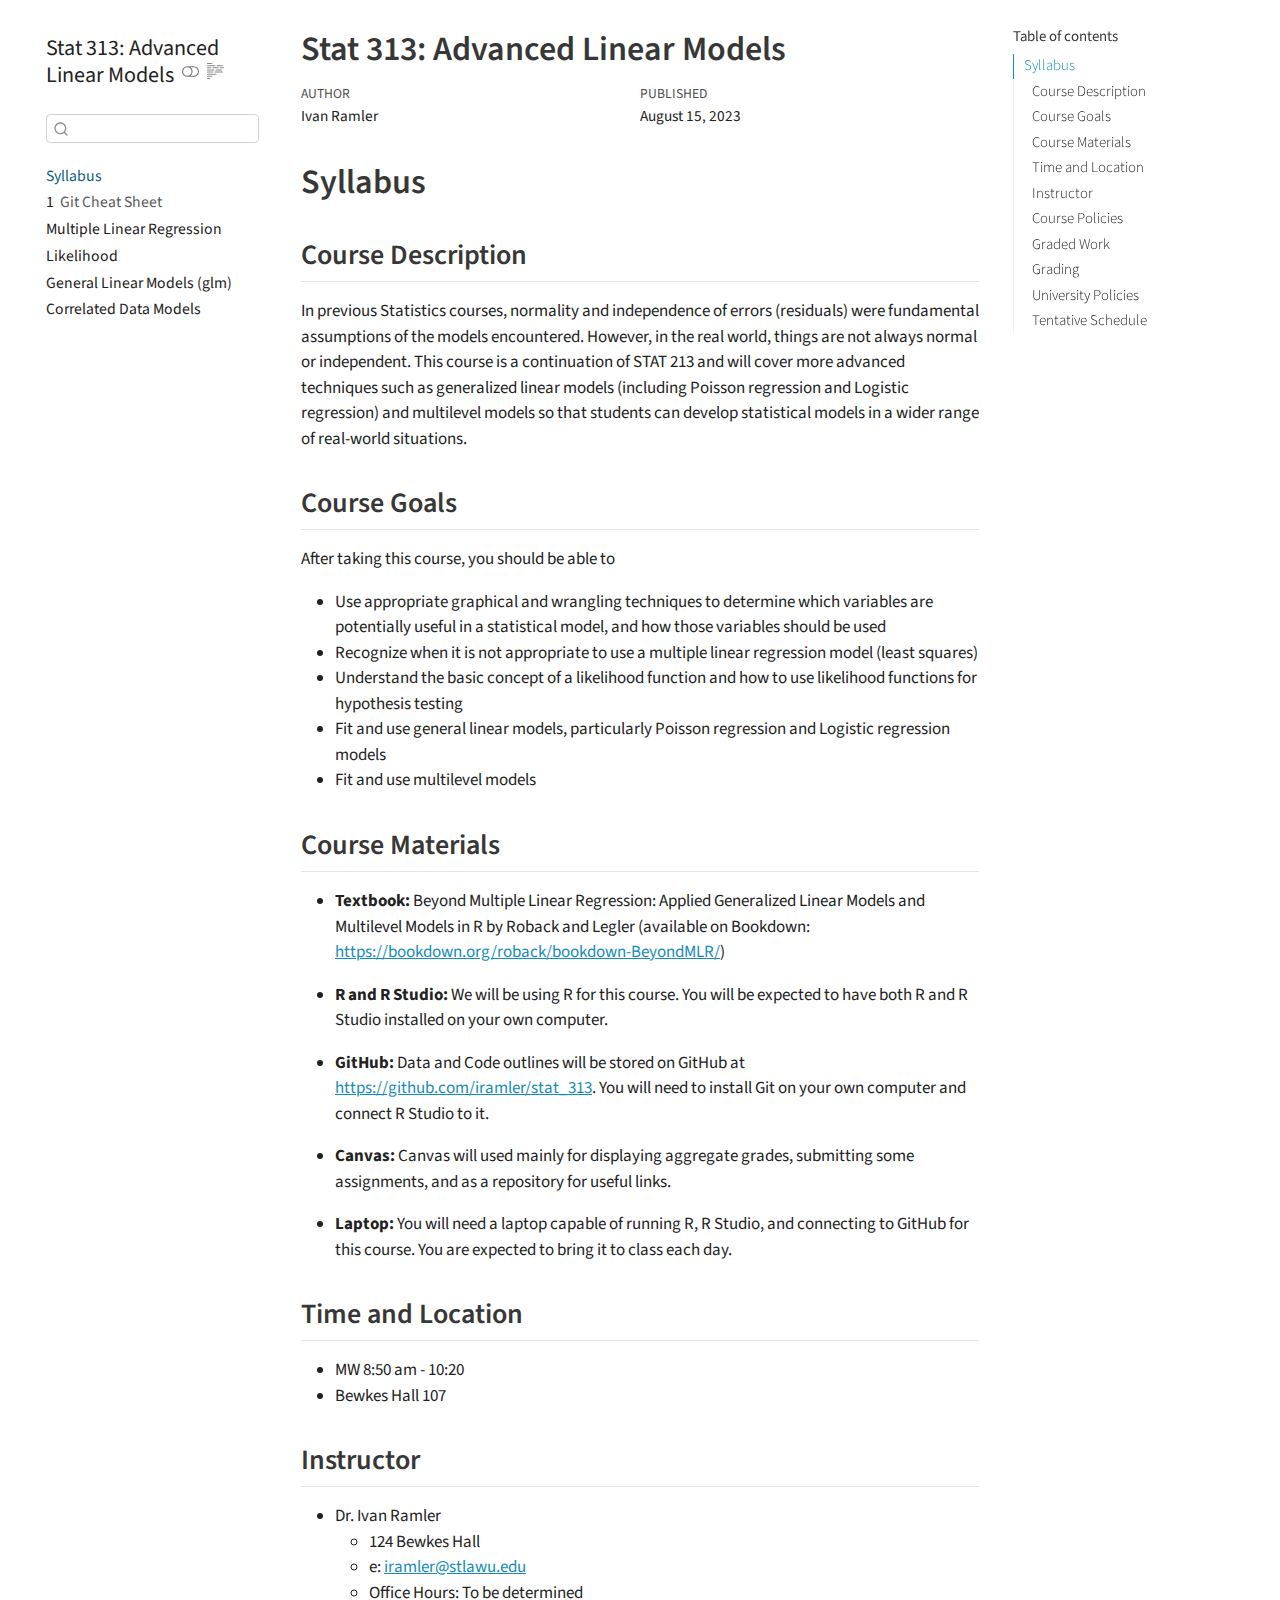
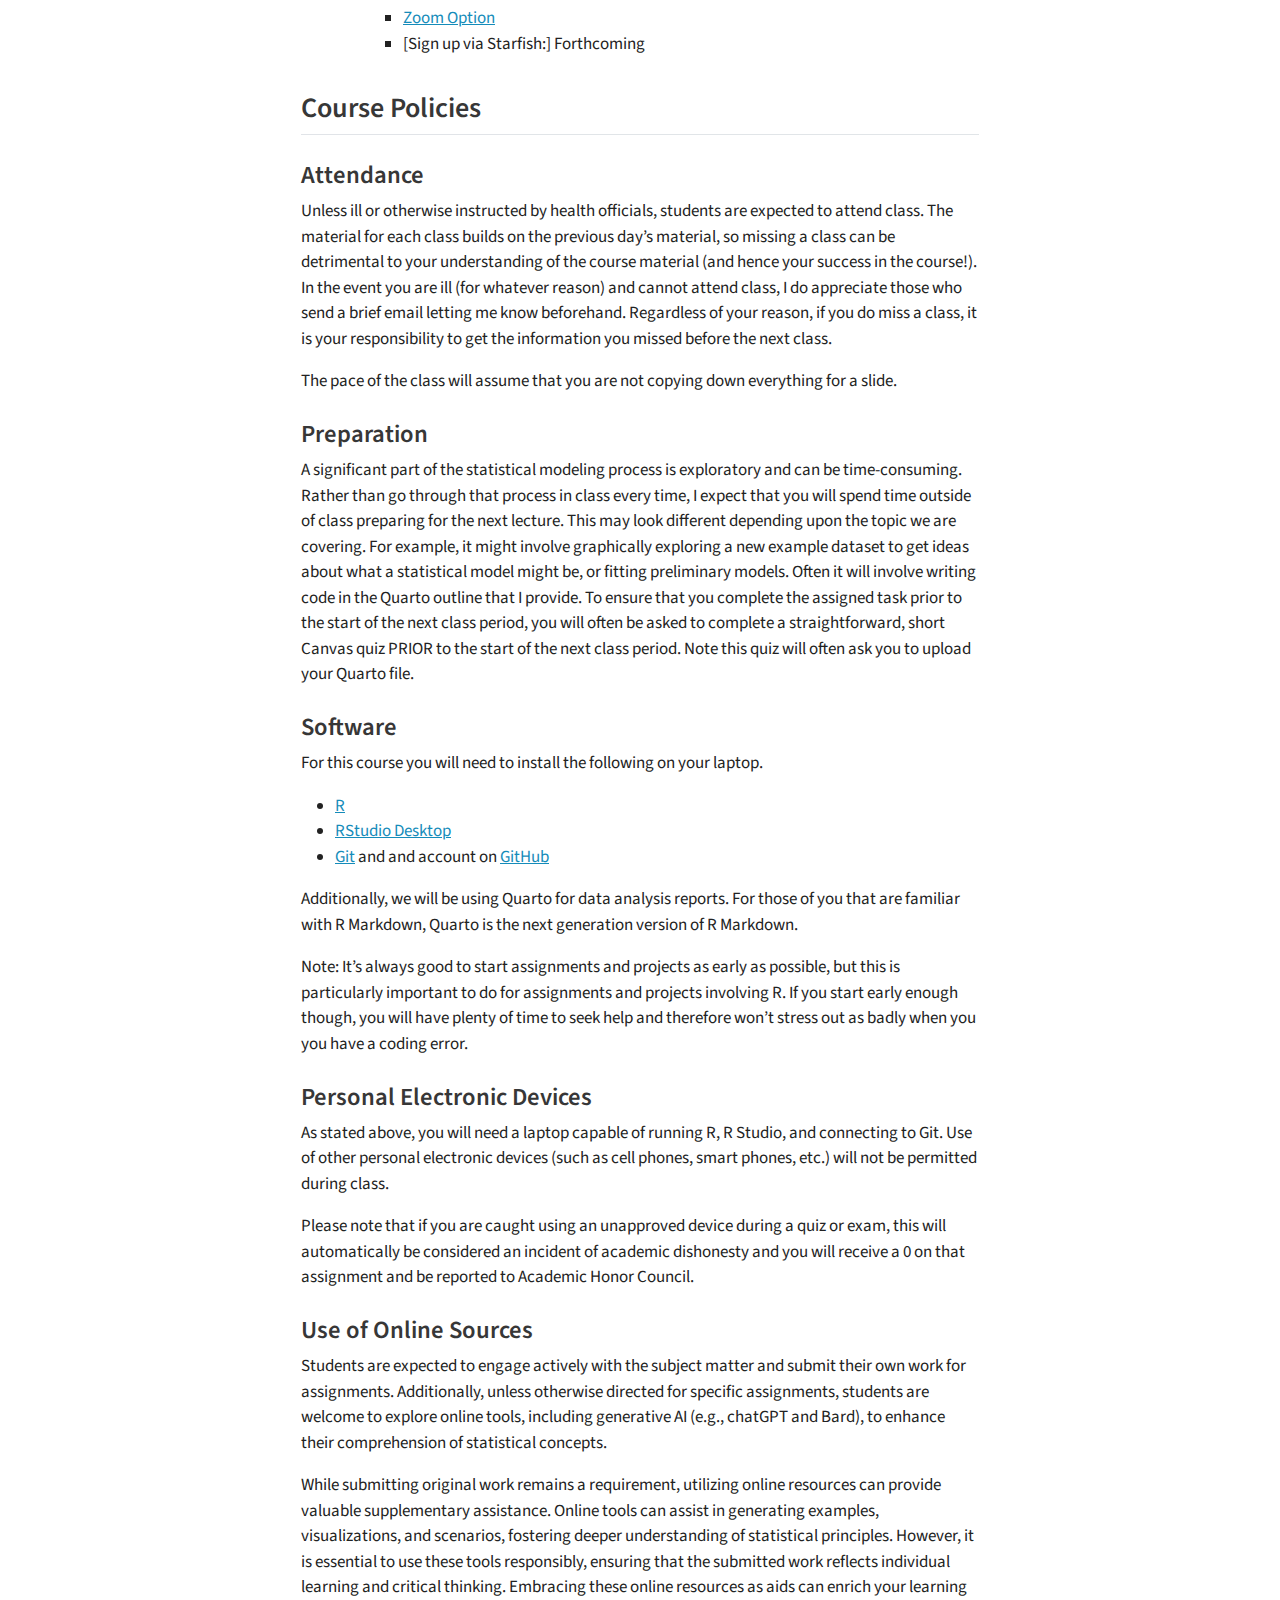
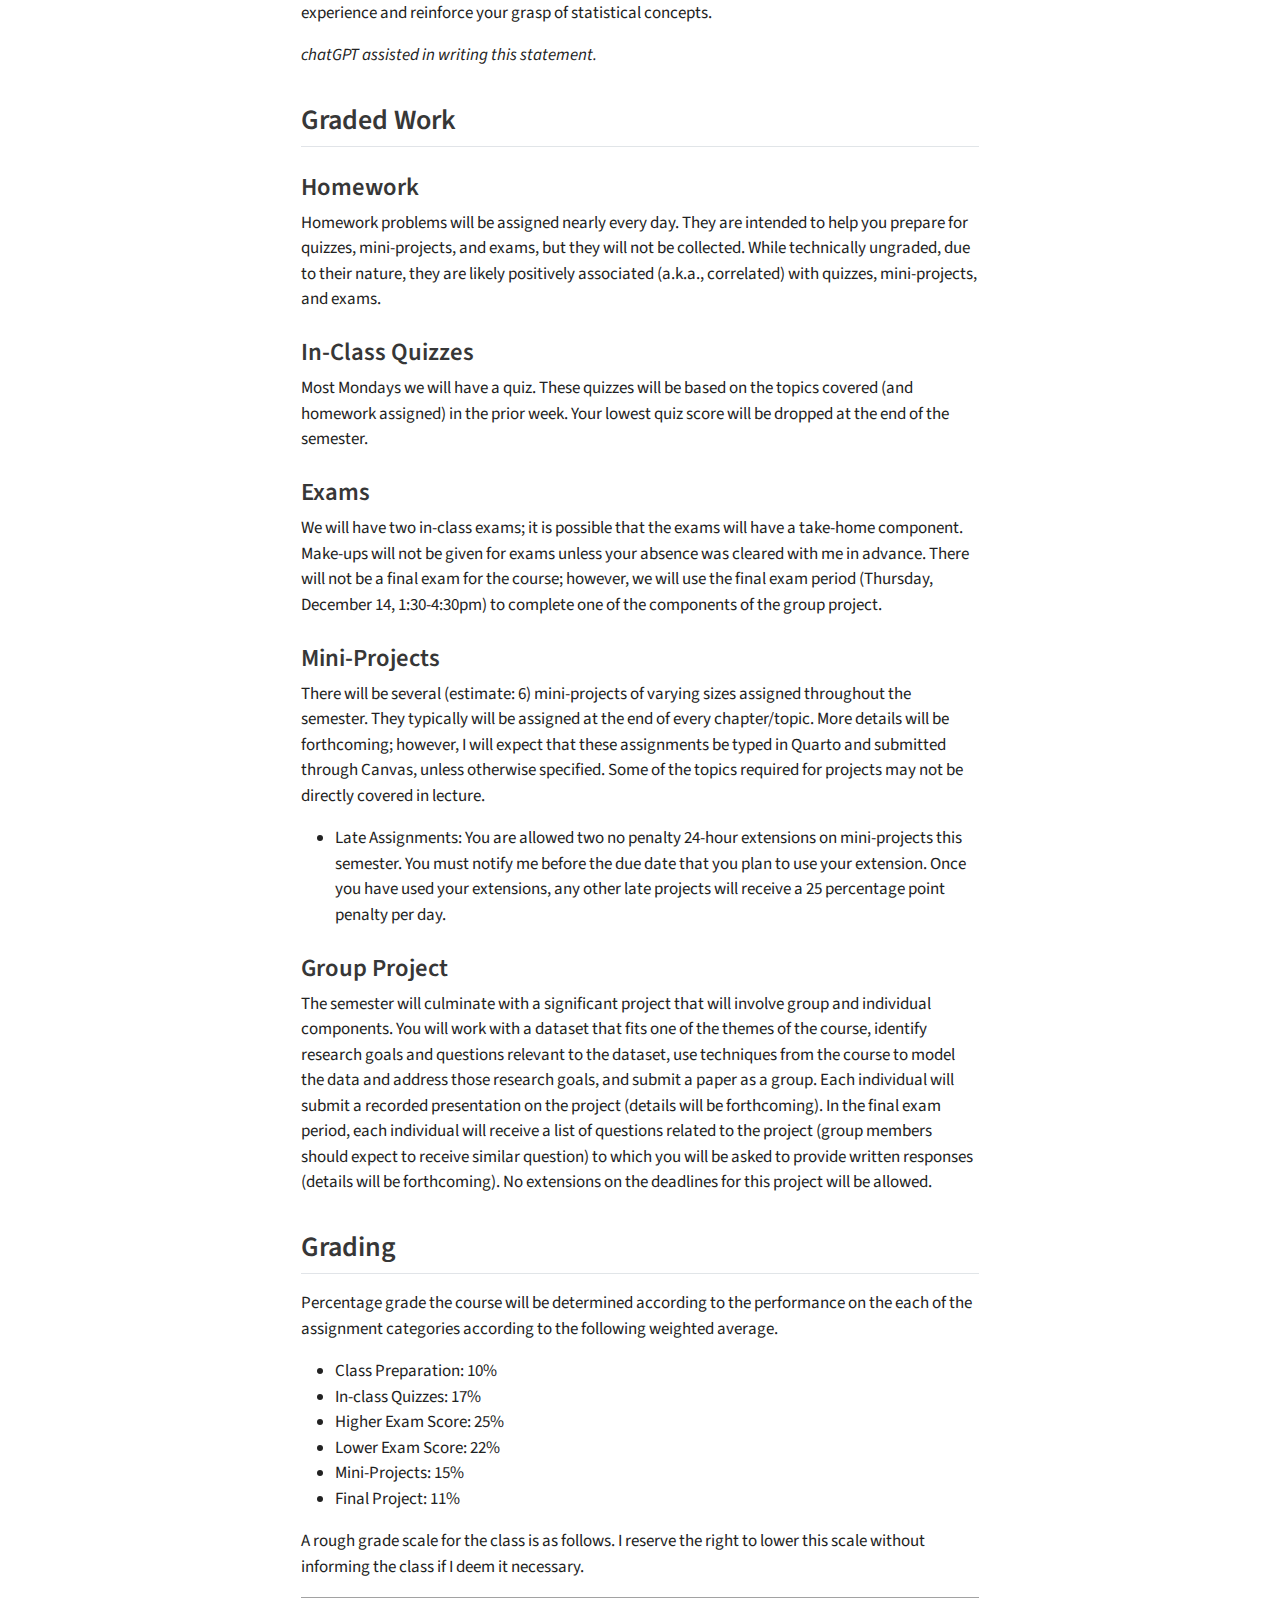
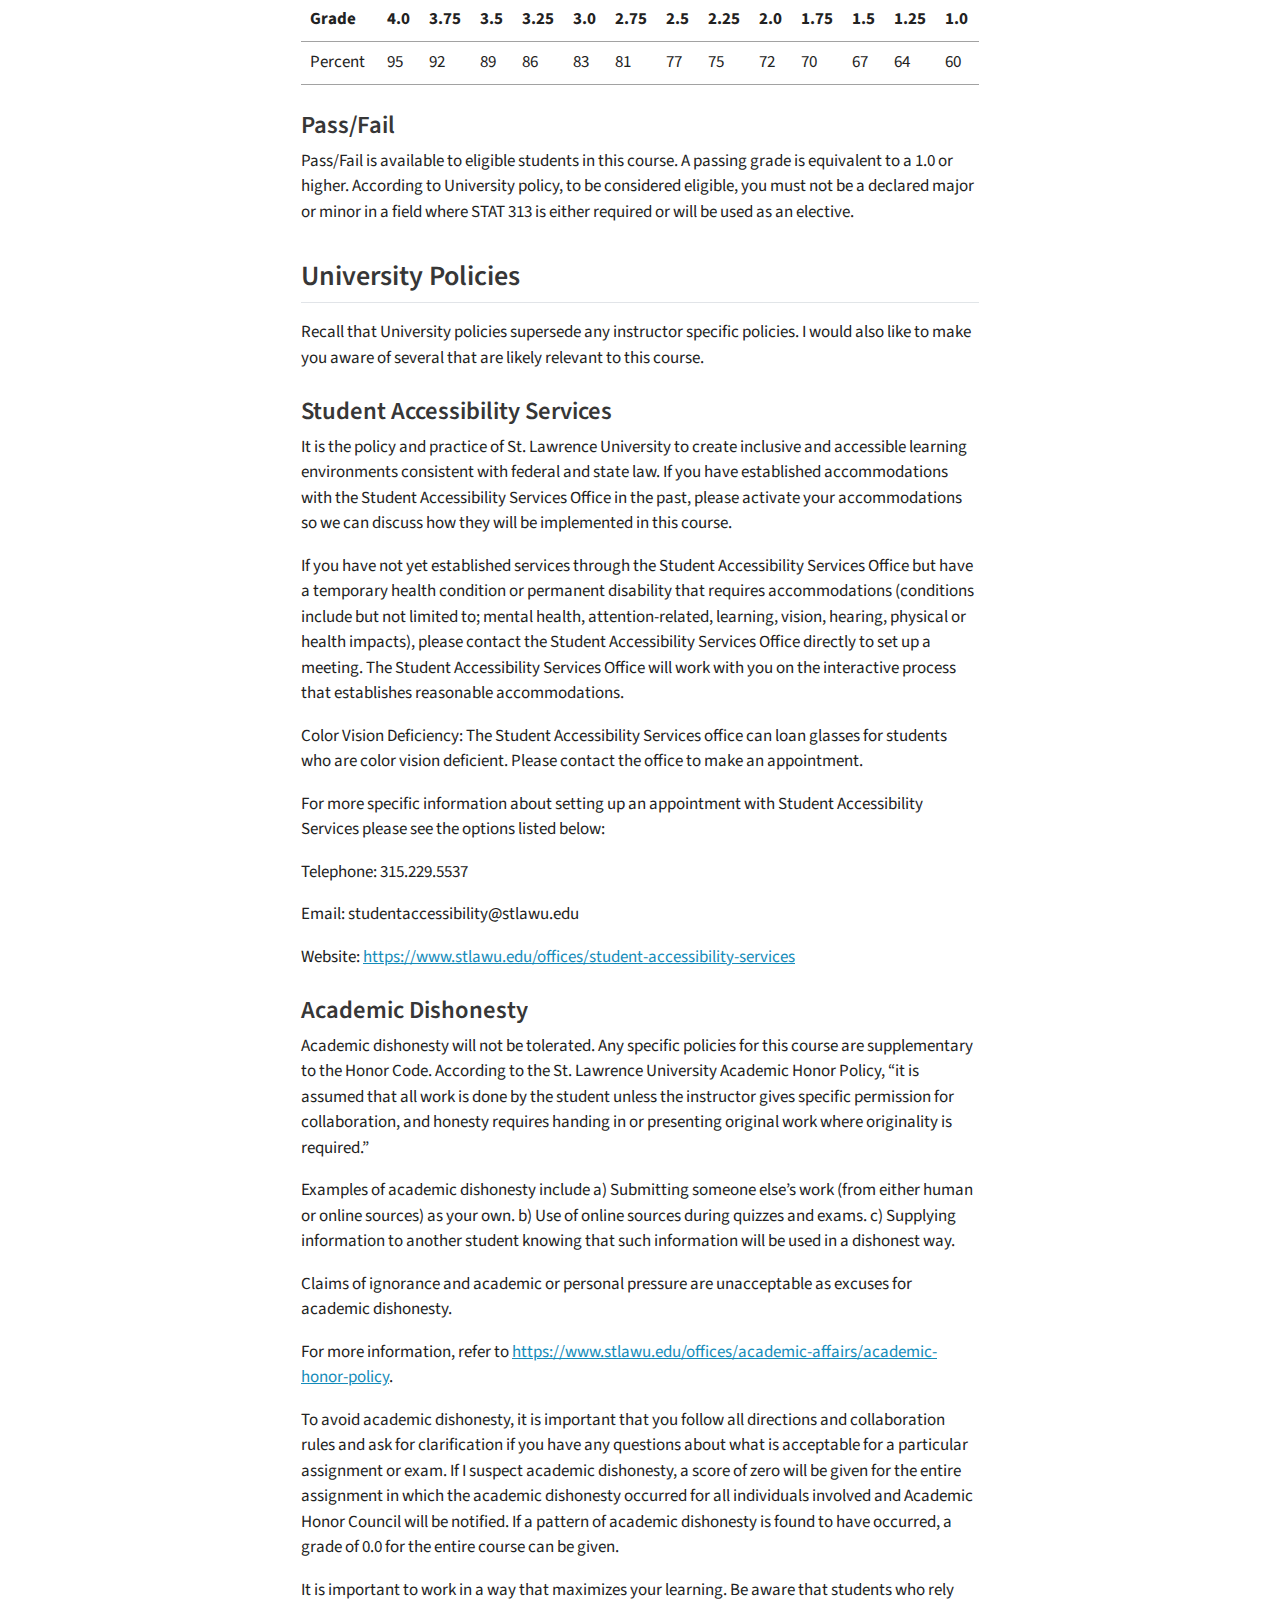
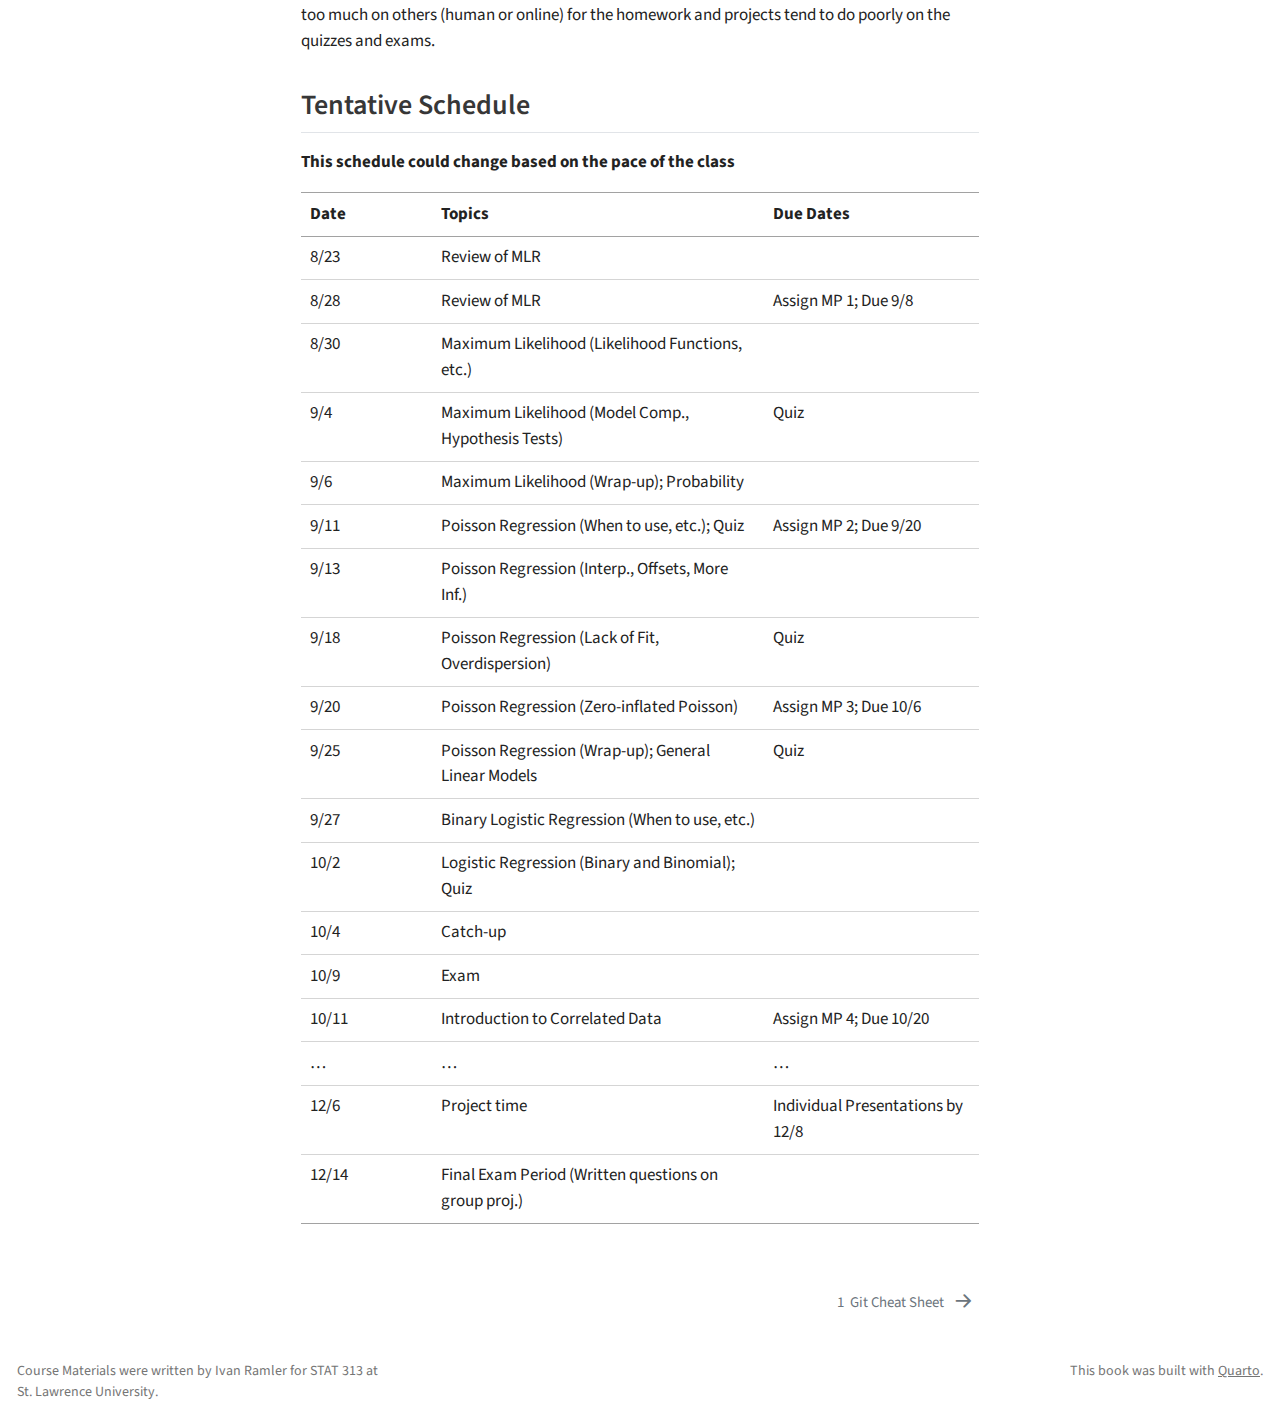
<file: docs/index.html>
<!DOCTYPE html>
<html xmlns="http://www.w3.org/1999/xhtml" lang="en" xml:lang="en"><head>

<meta charset="utf-8">
<meta name="generator" content="quarto-1.3.353">

<meta name="viewport" content="width=device-width, initial-scale=1.0, user-scalable=yes">

<meta name="author" content="Ivan Ramler">
<meta name="dcterms.date" content="2023-08-15">

<title>Stat 313: Advanced Linear Models</title>
<style>
code{white-space: pre-wrap;}
span.smallcaps{font-variant: small-caps;}
div.columns{display: flex; gap: min(4vw, 1.5em);}
div.column{flex: auto; overflow-x: auto;}
div.hanging-indent{margin-left: 1.5em; text-indent: -1.5em;}
ul.task-list{list-style: none;}
ul.task-list li input[type="checkbox"] {
  width: 0.8em;
  margin: 0 0.8em 0.2em -1em; /* quarto-specific, see https://github.com/quarto-dev/quarto-cli/issues/4556 */ 
  vertical-align: middle;
}
</style>


<script src="site_libs/quarto-nav/quarto-nav.js"></script>
<script src="site_libs/quarto-nav/headroom.min.js"></script>
<script src="site_libs/clipboard/clipboard.min.js"></script>
<script src="site_libs/quarto-search/autocomplete.umd.js"></script>
<script src="site_libs/quarto-search/fuse.min.js"></script>
<script src="site_libs/quarto-search/quarto-search.js"></script>
<meta name="quarto:offset" content="./">
<link href="./git_command_cheatsheet.html" rel="next">
<script src="site_libs/quarto-html/quarto.js"></script>
<script src="site_libs/quarto-html/popper.min.js"></script>
<script src="site_libs/quarto-html/tippy.umd.min.js"></script>
<script src="site_libs/quarto-html/anchor.min.js"></script>
<link href="site_libs/quarto-html/tippy.css" rel="stylesheet">
<link href="site_libs/quarto-html/quarto-syntax-highlighting.css" rel="stylesheet" class="quarto-color-scheme" id="quarto-text-highlighting-styles">
<link href="site_libs/quarto-html/quarto-syntax-highlighting-dark.css" rel="prefetch" class="quarto-color-scheme quarto-color-alternate" id="quarto-text-highlighting-styles">
<script src="site_libs/bootstrap/bootstrap.min.js"></script>
<link href="site_libs/bootstrap/bootstrap-icons.css" rel="stylesheet">
<link href="site_libs/bootstrap/bootstrap.min.css" rel="stylesheet" class="quarto-color-scheme" id="quarto-bootstrap" data-mode="light">
<link href="site_libs/bootstrap/bootstrap-dark.min.css" rel="prefetch" class="quarto-color-scheme quarto-color-alternate" id="quarto-bootstrap" data-mode="dark">
<script id="quarto-search-options" type="application/json">{
  "location": "sidebar",
  "copy-button": false,
  "collapse-after": 3,
  "panel-placement": "start",
  "type": "textbox",
  "limit": 20,
  "language": {
    "search-no-results-text": "No results",
    "search-matching-documents-text": "matching documents",
    "search-copy-link-title": "Copy link to search",
    "search-hide-matches-text": "Hide additional matches",
    "search-more-match-text": "more match in this document",
    "search-more-matches-text": "more matches in this document",
    "search-clear-button-title": "Clear",
    "search-detached-cancel-button-title": "Cancel",
    "search-submit-button-title": "Submit"
  }
}</script>


</head>

<body class="nav-sidebar floating">

<div id="quarto-search-results"></div>
  <header id="quarto-header" class="headroom fixed-top">
  <nav class="quarto-secondary-nav">
    <div class="container-fluid d-flex">
      <button type="button" class="quarto-btn-toggle btn" data-bs-toggle="collapse" data-bs-target="#quarto-sidebar,#quarto-sidebar-glass" aria-controls="quarto-sidebar" aria-expanded="false" aria-label="Toggle sidebar navigation" onclick="if (window.quartoToggleHeadroom) { window.quartoToggleHeadroom(); }">
        <i class="bi bi-layout-text-sidebar-reverse"></i>
      </button>
      <nav class="quarto-page-breadcrumbs" aria-label="breadcrumb"><ol class="breadcrumb"><li class="breadcrumb-item"><a href="./index.html">Syllabus</a></li></ol></nav>
      <a class="flex-grow-1" role="button" data-bs-toggle="collapse" data-bs-target="#quarto-sidebar,#quarto-sidebar-glass" aria-controls="quarto-sidebar" aria-expanded="false" aria-label="Toggle sidebar navigation" onclick="if (window.quartoToggleHeadroom) { window.quartoToggleHeadroom(); }">      
      </a>
      <button type="button" class="btn quarto-search-button" aria-label="Search" onclick="window.quartoOpenSearch();">
        <i class="bi bi-search"></i>
      </button>
    </div>
  </nav>
</header>
<!-- content -->
<div id="quarto-content" class="quarto-container page-columns page-rows-contents page-layout-article">
<!-- sidebar -->
  <nav id="quarto-sidebar" class="sidebar collapse collapse-horizontal sidebar-navigation floating overflow-auto">
    <div class="pt-lg-2 mt-2 text-left sidebar-header">
    <div class="sidebar-title mb-0 py-0">
      <a href="./">Stat 313: Advanced Linear Models</a> 
        <div class="sidebar-tools-main">
  <a href="" class="quarto-color-scheme-toggle quarto-navigation-tool  px-1" onclick="window.quartoToggleColorScheme(); return false;" title="Toggle dark mode"><i class="bi"></i></a>
  <a href="" class="quarto-reader-toggle quarto-navigation-tool px-1" onclick="window.quartoToggleReader(); return false;" title="Toggle reader mode">
  <div class="quarto-reader-toggle-btn">
  <i class="bi"></i>
  </div>
</a>
</div>
    </div>
      </div>
        <div class="mt-2 flex-shrink-0 align-items-center">
        <div class="sidebar-search">
        <div id="quarto-search" class="" title="Search"></div>
        </div>
        </div>
    <div class="sidebar-menu-container"> 
    <ul class="list-unstyled mt-1">
        <li class="sidebar-item">
  <div class="sidebar-item-container"> 
  <a href="./index.html" class="sidebar-item-text sidebar-link active">
 <span class="menu-text">Syllabus</span></a>
  </div>
</li>
        <li class="sidebar-item">
  <div class="sidebar-item-container"> 
  <a href="./git_command_cheatsheet.html" class="sidebar-item-text sidebar-link">
 <span class="menu-text"><span class="chapter-number">1</span>&nbsp; <span class="chapter-title">Git Cheat Sheet</span></span></a>
  </div>
</li>
        <li class="sidebar-item sidebar-item-section">
      <span class="sidebar-item-text sidebar-link text-start">
 <span class="menu-text">Multiple Linear Regression</span></span>
  </li>
        <li class="sidebar-item sidebar-item-section">
      <span class="sidebar-item-text sidebar-link text-start">
 <span class="menu-text">Likelihood</span></span>
  </li>
        <li class="sidebar-item sidebar-item-section">
      <span class="sidebar-item-text sidebar-link text-start">
 <span class="menu-text">General Linear Models (glm)</span></span>
  </li>
        <li class="sidebar-item sidebar-item-section">
      <span class="sidebar-item-text sidebar-link text-start">
 <span class="menu-text">Correlated Data Models</span></span>
  </li>
    </ul>
    </div>
</nav>
<div id="quarto-sidebar-glass" data-bs-toggle="collapse" data-bs-target="#quarto-sidebar,#quarto-sidebar-glass"></div>
<!-- margin-sidebar -->
    <div id="quarto-margin-sidebar" class="sidebar margin-sidebar">
        <nav id="TOC" role="doc-toc" class="toc-active">
    <h2 id="toc-title">Table of contents</h2>
   
  <ul>
  <li><a href="#syllabus" id="toc-syllabus" class="nav-link active" data-scroll-target="#syllabus">Syllabus</a>
  <ul class="collapse">
  <li><a href="#course-description" id="toc-course-description" class="nav-link" data-scroll-target="#course-description">Course Description</a></li>
  <li><a href="#course-goals" id="toc-course-goals" class="nav-link" data-scroll-target="#course-goals">Course Goals</a></li>
  <li><a href="#course-materials" id="toc-course-materials" class="nav-link" data-scroll-target="#course-materials">Course Materials</a></li>
  <li><a href="#time-and-location" id="toc-time-and-location" class="nav-link" data-scroll-target="#time-and-location">Time and Location</a></li>
  <li><a href="#instructor" id="toc-instructor" class="nav-link" data-scroll-target="#instructor">Instructor</a></li>
  <li><a href="#course-policies" id="toc-course-policies" class="nav-link" data-scroll-target="#course-policies">Course Policies</a>
  <ul class="collapse">
  <li><a href="#attendance" id="toc-attendance" class="nav-link" data-scroll-target="#attendance">Attendance</a></li>
  <li><a href="#preparation" id="toc-preparation" class="nav-link" data-scroll-target="#preparation">Preparation</a></li>
  <li><a href="#software" id="toc-software" class="nav-link" data-scroll-target="#software">Software</a></li>
  <li><a href="#personal-electronic-devices" id="toc-personal-electronic-devices" class="nav-link" data-scroll-target="#personal-electronic-devices">Personal Electronic Devices</a></li>
  <li><a href="#use-of-online-sources" id="toc-use-of-online-sources" class="nav-link" data-scroll-target="#use-of-online-sources">Use of Online Sources</a></li>
  </ul></li>
  <li><a href="#graded-work" id="toc-graded-work" class="nav-link" data-scroll-target="#graded-work">Graded Work</a>
  <ul class="collapse">
  <li><a href="#homework" id="toc-homework" class="nav-link" data-scroll-target="#homework">Homework</a></li>
  <li><a href="#in-class-quizzes" id="toc-in-class-quizzes" class="nav-link" data-scroll-target="#in-class-quizzes">In-Class Quizzes</a></li>
  <li><a href="#exams" id="toc-exams" class="nav-link" data-scroll-target="#exams">Exams</a></li>
  <li><a href="#mini-projects" id="toc-mini-projects" class="nav-link" data-scroll-target="#mini-projects">Mini-Projects</a></li>
  <li><a href="#group-project" id="toc-group-project" class="nav-link" data-scroll-target="#group-project">Group Project</a></li>
  </ul></li>
  <li><a href="#grading" id="toc-grading" class="nav-link" data-scroll-target="#grading">Grading</a>
  <ul class="collapse">
  <li><a href="#passfail" id="toc-passfail" class="nav-link" data-scroll-target="#passfail">Pass/Fail</a></li>
  </ul></li>
  <li><a href="#university-policies" id="toc-university-policies" class="nav-link" data-scroll-target="#university-policies">University Policies</a>
  <ul class="collapse">
  <li><a href="#student-accessibility-services" id="toc-student-accessibility-services" class="nav-link" data-scroll-target="#student-accessibility-services">Student Accessibility Services</a></li>
  <li><a href="#academic-dishonesty" id="toc-academic-dishonesty" class="nav-link" data-scroll-target="#academic-dishonesty">Academic Dishonesty</a></li>
  </ul></li>
  <li><a href="#tentative-schedule" id="toc-tentative-schedule" class="nav-link" data-scroll-target="#tentative-schedule">Tentative Schedule</a></li>
  </ul></li>
  </ul>
</nav>
    </div>
<!-- main -->
<main class="content" id="quarto-document-content">

<header id="title-block-header" class="quarto-title-block default">
<div class="quarto-title">
<h1 class="title">Stat 313: Advanced Linear Models</h1>
</div>



<div class="quarto-title-meta">

    <div>
    <div class="quarto-title-meta-heading">Author</div>
    <div class="quarto-title-meta-contents">
             <p>Ivan Ramler </p>
          </div>
  </div>
    
    <div>
    <div class="quarto-title-meta-heading">Published</div>
    <div class="quarto-title-meta-contents">
      <p class="date">August 15, 2023</p>
    </div>
  </div>
  
    
  </div>
  

</header>

<section id="syllabus" class="level1 unnumbered">
<h1 class="unnumbered">Syllabus</h1>
<section id="course-description" class="level2">
<h2 class="anchored" data-anchor-id="course-description">Course Description</h2>
<p>In previous Statistics courses, normality and independence of errors (residuals) were fundamental assumptions of the models encountered. However, in the real world, things are not always normal or independent. This course is a continuation of STAT 213 and will cover more advanced techniques such as generalized linear models (including Poisson regression and Logistic regression) and multilevel models so that students can develop statistical models in a wider range of real-world situations.</p>
</section>
<section id="course-goals" class="level2">
<h2 class="anchored" data-anchor-id="course-goals">Course Goals</h2>
<p>After taking this course, you should be able to</p>
<ul>
<li>Use appropriate graphical and wrangling techniques to determine which variables are potentially useful in a statistical model, and how those variables should be used</li>
<li>Recognize when it is not appropriate to use a multiple linear regression model (least squares)</li>
<li>Understand the basic concept of a likelihood function and how to use likelihood functions for hypothesis testing</li>
<li>Fit and use general linear models, particularly Poisson regression and Logistic regression models</li>
<li>Fit and use multilevel models</li>
</ul>
</section>
<section id="course-materials" class="level2">
<h2 class="anchored" data-anchor-id="course-materials">Course Materials</h2>
<ul>
<li><p><strong>Textbook:</strong> Beyond Multiple Linear Regression: Applied Generalized Linear Models and Multilevel Models in R by Roback and Legler (available on Bookdown: <a href="https://bookdown.org/roback/bookdown-BeyondMLR/" class="uri">https://bookdown.org/roback/bookdown-BeyondMLR/</a>)</p></li>
<li><p><strong>R and R Studio:</strong> We will be using R for this course. You will be expected to have both R and R Studio installed on your own computer.</p></li>
<li><p><strong>GitHub:</strong> Data and Code outlines will be stored on GitHub at <a href="https://github.com/iramler/stat_313" target="_blank">https://github.com/iramler/stat_313</a>. You will need to install Git on your own computer and connect R Studio to it.</p></li>
<li><p><strong>Canvas:</strong> Canvas will used mainly for displaying aggregate grades, submitting some assignments, and as a repository for useful links.</p></li>
<li><p><strong>Laptop:</strong> You will need a laptop capable of running R, R Studio, and connecting to GitHub for this course. You are expected to bring it to class each day.</p></li>
</ul>
</section>
<section id="time-and-location" class="level2">
<h2 class="anchored" data-anchor-id="time-and-location">Time and Location</h2>
<ul>
<li>MW 8:50 am - 10:20</li>
<li>Bewkes Hall 107</li>
</ul>
</section>
<section id="instructor" class="level2">
<h2 class="anchored" data-anchor-id="instructor">Instructor</h2>
<ul>
<li>Dr.&nbsp;Ivan Ramler
<ul>
<li>124 Bewkes Hall</li>
<li>e: <a href="mailto:iramler@stlawu.edu" class="email">iramler@stlawu.edu</a></li>
<li>Office Hours: To be determined
<ul>
<li><a href="https://stlawu.zoom.us/my/iramler" target="_blank">Zoom Option</a></li>
<li>[Sign up via Starfish:] Forthcoming</li>
</ul></li>
</ul></li>
</ul>
</section>
<section id="course-policies" class="level2">
<h2 class="anchored" data-anchor-id="course-policies">Course Policies</h2>
<section id="attendance" class="level3">
<h3 class="anchored" data-anchor-id="attendance">Attendance</h3>
<p>Unless ill or otherwise instructed by health officials, students are expected to attend class. The material for each class builds on the previous day’s material, so missing a class can be detrimental to your understanding of the course material (and hence your success in the course!). In the event you are ill (for whatever reason) and cannot attend class, I do appreciate those who send a brief email letting me know beforehand. Regardless of your reason, if you do miss a class, it is your responsibility to get the information you missed before the next class.</p>
<p>The pace of the class will assume that you are not copying down everything for a slide.</p>
</section>
<section id="preparation" class="level3">
<h3 class="anchored" data-anchor-id="preparation">Preparation</h3>
<p>A significant part of the statistical modeling process is exploratory and can be time-consuming. Rather than go through that process in class every time, I expect that you will spend time outside of class preparing for the next lecture. This may look different depending upon the topic we are covering. For example, it might involve graphically exploring a new example dataset to get ideas about what a statistical model might be, or fitting preliminary models. Often it will involve writing code in the Quarto outline that I provide. To ensure that you complete the assigned task prior to the start of the next class period, you will often be asked to complete a straightforward, short Canvas quiz PRIOR to the start of the next class period. Note this quiz will often ask you to upload your Quarto file.</p>
</section>
<section id="software" class="level3">
<h3 class="anchored" data-anchor-id="software">Software</h3>
<p>For this course you will need to install the following on your laptop.</p>
<ul>
<li><a href="https://cran.r-project.org/" target="_blank">R</a></li>
<li><a href="https://posit.co/download/rstudio-desktop/" target="_blank">RStudio Desktop</a></li>
<li><a href="https://github.com/git-guides/install-git" target="_blank">Git</a> and and account on <a href="https://github.com/" target="_blank">GitHub</a></li>
</ul>
<p>Additionally, we will be using Quarto for data analysis reports. For those of you that are familiar with R Markdown, Quarto is the next generation version of R Markdown.</p>
<p>Note: It’s always good to start assignments and projects as early as possible, but this is particularly important to do for assignments and projects involving R. If you start early enough though, you will have plenty of time to seek help and therefore won’t stress out as badly when you you have a coding error.</p>
</section>
<section id="personal-electronic-devices" class="level3">
<h3 class="anchored" data-anchor-id="personal-electronic-devices">Personal Electronic Devices</h3>
<p>As stated above, you will need a laptop capable of running R, R Studio, and connecting to Git. Use of other personal electronic devices (such as cell phones, smart phones, etc.) will not be permitted during class.</p>
<p>Please note that if you are caught using an unapproved device during a quiz or exam, this will automatically be considered an incident of academic dishonesty and you will receive a 0 on that assignment and be reported to Academic Honor Council.</p>
</section>
<section id="use-of-online-sources" class="level3">
<h3 class="anchored" data-anchor-id="use-of-online-sources">Use of Online Sources</h3>
<p>Students are expected to engage actively with the subject matter and submit their own work for assignments. Additionally, unless otherwise directed for specific assignments, students are welcome to explore online tools, including generative AI (e.g., chatGPT and Bard), to enhance their comprehension of statistical concepts.</p>
<p>While submitting original work remains a requirement, utilizing online resources can provide valuable supplementary assistance. Online tools can assist in generating examples, visualizations, and scenarios, fostering deeper understanding of statistical principles. However, it is essential to use these tools responsibly, ensuring that the submitted work reflects individual learning and critical thinking. Embracing these online resources as aids can enrich your learning experience and reinforce your grasp of statistical concepts.</p>
<p><em>chatGPT assisted in writing this statement.</em></p>
</section>
</section>
<section id="graded-work" class="level2">
<h2 class="anchored" data-anchor-id="graded-work">Graded Work</h2>
<section id="homework" class="level3">
<h3 class="anchored" data-anchor-id="homework">Homework</h3>
<p>Homework problems will be assigned nearly every day. They are intended to help you prepare for quizzes, mini-projects, and exams, but they will not be collected. While technically ungraded, due to their nature, they are likely positively associated (a.k.a., correlated) with quizzes, mini-projects, and exams.</p>
</section>
<section id="in-class-quizzes" class="level3">
<h3 class="anchored" data-anchor-id="in-class-quizzes">In-Class Quizzes</h3>
<p>Most Mondays we will have a quiz. These quizzes will be based on the topics covered (and homework assigned) in the prior week. Your lowest quiz score will be dropped at the end of the semester.</p>
</section>
<section id="exams" class="level3">
<h3 class="anchored" data-anchor-id="exams">Exams</h3>
<p>We will have two in-class exams; it is possible that the exams will have a take-home component. Make-ups will not be given for exams unless your absence was cleared with me in advance. There will not be a final exam for the course; however, we will use the final exam period (Thursday, December 14, 1:30-4:30pm) to complete one of the components of the group project.</p>
</section>
<section id="mini-projects" class="level3">
<h3 class="anchored" data-anchor-id="mini-projects">Mini-Projects</h3>
<p>There will be several (estimate: 6) mini-projects of varying sizes assigned throughout the semester. They typically will be assigned at the end of every chapter/topic. More details will be forthcoming; however, I will expect that these assignments be typed in Quarto and submitted through Canvas, unless otherwise specified. Some of the topics required for projects may not be directly covered in lecture.</p>
<ul>
<li>Late Assignments: You are allowed two no penalty 24-hour extensions on mini-projects this semester. You must notify me before the due date that you plan to use your extension. Once you have used your extensions, any other late projects will receive a 25 percentage point penalty per day.</li>
</ul>
</section>
<section id="group-project" class="level3">
<h3 class="anchored" data-anchor-id="group-project">Group Project</h3>
<p>The semester will culminate with a significant project that will involve group and individual components. You will work with a dataset that fits one of the themes of the course, identify research goals and questions relevant to the dataset, use techniques from the course to model the data and address those research goals, and submit a paper as a group. Each individual will submit a recorded presentation on the project (details will be forthcoming). In the final exam period, each individual will receive a list of questions related to the project (group members should expect to receive similar question) to which you will be asked to provide written responses (details will be forthcoming). No extensions on the deadlines for this project will be allowed.</p>
</section>
</section>
<section id="grading" class="level2">
<h2 class="anchored" data-anchor-id="grading">Grading</h2>
<p>Percentage grade the course will be determined according to the performance on the each of the assignment categories according to the following weighted average.</p>
<ul>
<li>Class Preparation: 10%</li>
<li>In-class Quizzes: 17%</li>
<li>Higher Exam Score: 25%</li>
<li>Lower Exam Score: 22%</li>
<li>Mini-Projects: 15%</li>
<li>Final Project: 11%</li>
</ul>
<p>A rough grade scale for the class is as follows. I reserve the right to lower this scale without informing the class if I deem it necessary.</p>
<table class="table">
<colgroup>
<col style="width: 11%">
<col style="width: 6%">
<col style="width: 7%">
<col style="width: 6%">
<col style="width: 7%">
<col style="width: 6%">
<col style="width: 7%">
<col style="width: 6%">
<col style="width: 7%">
<col style="width: 6%">
<col style="width: 7%">
<col style="width: 6%">
<col style="width: 7%">
<col style="width: 6%">
</colgroup>
<thead>
<tr class="header">
<th>Grade</th>
<th>4.0</th>
<th>3.75</th>
<th>3.5</th>
<th>3.25</th>
<th>3.0</th>
<th>2.75</th>
<th>2.5</th>
<th>2.25</th>
<th>2.0</th>
<th>1.75</th>
<th>1.5</th>
<th>1.25</th>
<th>1.0</th>
</tr>
</thead>
<tbody>
<tr class="odd">
<td>Percent</td>
<td>95</td>
<td>92</td>
<td>89</td>
<td>86</td>
<td>83</td>
<td>81</td>
<td>77</td>
<td>75</td>
<td>72</td>
<td>70</td>
<td>67</td>
<td>64</td>
<td>60</td>
</tr>
</tbody>
</table>
<section id="passfail" class="level3">
<h3 class="anchored" data-anchor-id="passfail">Pass/Fail</h3>
<p>Pass/Fail is available to eligible students in this course. A passing grade is equivalent to a 1.0 or higher. According to University policy, to be considered eligible, you must not be a declared major or minor in a field where STAT 313 is either required or will be used as an elective.</p>
</section>
</section>
<section id="university-policies" class="level2">
<h2 class="anchored" data-anchor-id="university-policies">University Policies</h2>
<p>Recall that University policies supersede any instructor specific policies. I would also like to make you aware of several that are likely relevant to this course.</p>
<section id="student-accessibility-services" class="level3">
<h3 class="anchored" data-anchor-id="student-accessibility-services">Student Accessibility Services</h3>
<p>It is the policy and practice of St.&nbsp;Lawrence University to create inclusive and accessible learning environments consistent with federal and state law. If you have established accommodations with the Student Accessibility Services Office in the past, please activate your accommodations so we can discuss how they will be implemented in this course.</p>
<p>If you have not yet established services through the Student Accessibility Services Office but have a temporary health condition or permanent disability that requires accommodations (conditions include but not limited to; mental health, attention-related, learning, vision, hearing, physical or health impacts), please contact the Student Accessibility Services Office directly to set up a meeting. The Student Accessibility Services Office will work with you on the interactive process that establishes reasonable accommodations.</p>
<p>Color Vision Deficiency: The Student Accessibility Services office can loan glasses for students who are color vision deficient. Please contact the office to make an appointment.</p>
<p>For more specific information about setting up an appointment with Student Accessibility Services please see the options listed below:</p>
<p>Telephone: 315.229.5537</p>
<p>Email: studentaccessibility@stlawu.edu</p>
<p>Website: <a href="https://www.stlawu.edu/offices/student-accessibility-services" class="uri">https://www.stlawu.edu/offices/student-accessibility-services</a></p>
</section>
<section id="academic-dishonesty" class="level3">
<h3 class="anchored" data-anchor-id="academic-dishonesty">Academic Dishonesty</h3>
<p>Academic dishonesty will not be tolerated. Any specific policies for this course are supplementary to the Honor Code. According to the St.&nbsp;Lawrence University Academic Honor Policy, “it is assumed that all work is done by the student unless the instructor gives specific permission for collaboration, and honesty requires handing in or presenting original work where originality is required.”</p>
<p>Examples of academic dishonesty include a) Submitting someone else’s work (from either human or online sources) as your own. b) Use of online sources during quizzes and exams. c) Supplying information to another student knowing that such information will be used in a dishonest way.</p>
<p>Claims of ignorance and academic or personal pressure are unacceptable as excuses for academic dishonesty.</p>
<p>For more information, refer to <a href="https://www.stlawu.edu/offices/academic-affairs/academic-honor-policy" class="uri">https://www.stlawu.edu/offices/academic-affairs/academic-honor-policy</a>.</p>
<p>To avoid academic dishonesty, it is important that you follow all directions and collaboration rules and ask for clarification if you have any questions about what is acceptable for a particular assignment or exam. If I suspect academic dishonesty, a score of zero will be given for the entire assignment in which the academic dishonesty occurred for all individuals involved and Academic Honor Council will be notified. If a pattern of academic dishonesty is found to have occurred, a grade of 0.0 for the entire course can be given.</p>
<p>It is important to work in a way that maximizes your learning. Be aware that students who rely too much on others (human or online) for the homework and projects tend to do poorly on the quizzes and exams.</p>
</section>
</section>
<section id="tentative-schedule" class="level2">
<h2 class="anchored" data-anchor-id="tentative-schedule">Tentative Schedule</h2>
<p><strong>This schedule could change based on the pace of the class</strong></p>
<table class="table">
<colgroup>
<col style="width: 19%">
<col style="width: 48%">
<col style="width: 31%">
</colgroup>
<thead>
<tr class="header">
<th>Date</th>
<th>Topics</th>
<th>Due Dates</th>
</tr>
</thead>
<tbody>
<tr class="odd">
<td>8/23</td>
<td>Review of MLR</td>
<td></td>
</tr>
<tr class="even">
<td>8/28</td>
<td>Review of MLR</td>
<td>Assign MP 1; Due 9/8</td>
</tr>
<tr class="odd">
<td>8/30</td>
<td>Maximum Likelihood (Likelihood Functions, etc.)</td>
<td></td>
</tr>
<tr class="even">
<td>9/4</td>
<td>Maximum Likelihood (Model Comp., Hypothesis Tests)</td>
<td>Quiz</td>
</tr>
<tr class="odd">
<td>9/6</td>
<td>Maximum Likelihood (Wrap-up); Probability</td>
<td></td>
</tr>
<tr class="even">
<td>9/11</td>
<td>Poisson Regression (When to use, etc.); Quiz</td>
<td>Assign MP 2; Due 9/20</td>
</tr>
<tr class="odd">
<td>9/13</td>
<td>Poisson Regression (Interp., Offsets, More Inf.)</td>
<td></td>
</tr>
<tr class="even">
<td>9/18</td>
<td>Poisson Regression (Lack of Fit, Overdispersion)</td>
<td>Quiz</td>
</tr>
<tr class="odd">
<td>9/20</td>
<td>Poisson Regression (Zero-inflated Poisson)</td>
<td>Assign MP 3; Due 10/6</td>
</tr>
<tr class="even">
<td>9/25</td>
<td>Poisson Regression (Wrap-up); General Linear Models</td>
<td>Quiz</td>
</tr>
<tr class="odd">
<td>9/27</td>
<td>Binary Logistic Regression (When to use, etc.)</td>
<td></td>
</tr>
<tr class="even">
<td>10/2</td>
<td>Logistic Regression (Binary and Binomial); Quiz</td>
<td></td>
</tr>
<tr class="odd">
<td>10/4</td>
<td>Catch-up</td>
<td></td>
</tr>
<tr class="even">
<td>10/9</td>
<td>Exam</td>
<td></td>
</tr>
<tr class="odd">
<td>10/11</td>
<td>Introduction to Correlated Data</td>
<td>Assign MP 4; Due 10/20</td>
</tr>
<tr class="even">
<td>…</td>
<td>…</td>
<td>…</td>
</tr>
<tr class="odd">
<td>12/6</td>
<td>Project time</td>
<td>Individual Presentations by 12/8</td>
</tr>
<tr class="even">
<td>12/14</td>
<td>Final Exam Period (Written questions on group proj.)</td>
<td></td>
</tr>
</tbody>
</table>


</section>
</section>

</main> <!-- /main -->
<script id="quarto-html-after-body" type="application/javascript">
window.document.addEventListener("DOMContentLoaded", function (event) {
  const toggleBodyColorMode = (bsSheetEl) => {
    const mode = bsSheetEl.getAttribute("data-mode");
    const bodyEl = window.document.querySelector("body");
    if (mode === "dark") {
      bodyEl.classList.add("quarto-dark");
      bodyEl.classList.remove("quarto-light");
    } else {
      bodyEl.classList.add("quarto-light");
      bodyEl.classList.remove("quarto-dark");
    }
  }
  const toggleBodyColorPrimary = () => {
    const bsSheetEl = window.document.querySelector("link#quarto-bootstrap");
    if (bsSheetEl) {
      toggleBodyColorMode(bsSheetEl);
    }
  }
  toggleBodyColorPrimary();  
  const disableStylesheet = (stylesheets) => {
    for (let i=0; i < stylesheets.length; i++) {
      const stylesheet = stylesheets[i];
      stylesheet.rel = 'prefetch';
    }
  }
  const enableStylesheet = (stylesheets) => {
    for (let i=0; i < stylesheets.length; i++) {
      const stylesheet = stylesheets[i];
      stylesheet.rel = 'stylesheet';
    }
  }
  const manageTransitions = (selector, allowTransitions) => {
    const els = window.document.querySelectorAll(selector);
    for (let i=0; i < els.length; i++) {
      const el = els[i];
      if (allowTransitions) {
        el.classList.remove('notransition');
      } else {
        el.classList.add('notransition');
      }
    }
  }
  const toggleColorMode = (alternate) => {
    // Switch the stylesheets
    const alternateStylesheets = window.document.querySelectorAll('link.quarto-color-scheme.quarto-color-alternate');
    manageTransitions('#quarto-margin-sidebar .nav-link', false);
    if (alternate) {
      enableStylesheet(alternateStylesheets);
      for (const sheetNode of alternateStylesheets) {
        if (sheetNode.id === "quarto-bootstrap") {
          toggleBodyColorMode(sheetNode);
        }
      }
    } else {
      disableStylesheet(alternateStylesheets);
      toggleBodyColorPrimary();
    }
    manageTransitions('#quarto-margin-sidebar .nav-link', true);
    // Switch the toggles
    const toggles = window.document.querySelectorAll('.quarto-color-scheme-toggle');
    for (let i=0; i < toggles.length; i++) {
      const toggle = toggles[i];
      if (toggle) {
        if (alternate) {
          toggle.classList.add("alternate");     
        } else {
          toggle.classList.remove("alternate");
        }
      }
    }
    // Hack to workaround the fact that safari doesn't
    // properly recolor the scrollbar when toggling (#1455)
    if (navigator.userAgent.indexOf('Safari') > 0 && navigator.userAgent.indexOf('Chrome') == -1) {
      manageTransitions("body", false);
      window.scrollTo(0, 1);
      setTimeout(() => {
        window.scrollTo(0, 0);
        manageTransitions("body", true);
      }, 40);  
    }
  }
  const isFileUrl = () => { 
    return window.location.protocol === 'file:';
  }
  const hasAlternateSentinel = () => {  
    let styleSentinel = getColorSchemeSentinel();
    if (styleSentinel !== null) {
      return styleSentinel === "alternate";
    } else {
      return false;
    }
  }
  const setStyleSentinel = (alternate) => {
    const value = alternate ? "alternate" : "default";
    if (!isFileUrl()) {
      window.localStorage.setItem("quarto-color-scheme", value);
    } else {
      localAlternateSentinel = value;
    }
  }
  const getColorSchemeSentinel = () => {
    if (!isFileUrl()) {
      const storageValue = window.localStorage.getItem("quarto-color-scheme");
      return storageValue != null ? storageValue : localAlternateSentinel;
    } else {
      return localAlternateSentinel;
    }
  }
  let localAlternateSentinel = 'default';
  // Dark / light mode switch
  window.quartoToggleColorScheme = () => {
    // Read the current dark / light value 
    let toAlternate = !hasAlternateSentinel();
    toggleColorMode(toAlternate);
    setStyleSentinel(toAlternate);
  };
  // Ensure there is a toggle, if there isn't float one in the top right
  if (window.document.querySelector('.quarto-color-scheme-toggle') === null) {
    const a = window.document.createElement('a');
    a.classList.add('top-right');
    a.classList.add('quarto-color-scheme-toggle');
    a.href = "";
    a.onclick = function() { try { window.quartoToggleColorScheme(); } catch {} return false; };
    const i = window.document.createElement("i");
    i.classList.add('bi');
    a.appendChild(i);
    window.document.body.appendChild(a);
  }
  // Switch to dark mode if need be
  if (hasAlternateSentinel()) {
    toggleColorMode(true);
  } else {
    toggleColorMode(false);
  }
  const icon = "";
  const anchorJS = new window.AnchorJS();
  anchorJS.options = {
    placement: 'right',
    icon: icon
  };
  anchorJS.add('.anchored');
  const isCodeAnnotation = (el) => {
    for (const clz of el.classList) {
      if (clz.startsWith('code-annotation-')) {                     
        return true;
      }
    }
    return false;
  }
  const clipboard = new window.ClipboardJS('.code-copy-button', {
    text: function(trigger) {
      const codeEl = trigger.previousElementSibling.cloneNode(true);
      for (const childEl of codeEl.children) {
        if (isCodeAnnotation(childEl)) {
          childEl.remove();
        }
      }
      return codeEl.innerText;
    }
  });
  clipboard.on('success', function(e) {
    // button target
    const button = e.trigger;
    // don't keep focus
    button.blur();
    // flash "checked"
    button.classList.add('code-copy-button-checked');
    var currentTitle = button.getAttribute("title");
    button.setAttribute("title", "Copied!");
    let tooltip;
    if (window.bootstrap) {
      button.setAttribute("data-bs-toggle", "tooltip");
      button.setAttribute("data-bs-placement", "left");
      button.setAttribute("data-bs-title", "Copied!");
      tooltip = new bootstrap.Tooltip(button, 
        { trigger: "manual", 
          customClass: "code-copy-button-tooltip",
          offset: [0, -8]});
      tooltip.show();    
    }
    setTimeout(function() {
      if (tooltip) {
        tooltip.hide();
        button.removeAttribute("data-bs-title");
        button.removeAttribute("data-bs-toggle");
        button.removeAttribute("data-bs-placement");
      }
      button.setAttribute("title", currentTitle);
      button.classList.remove('code-copy-button-checked');
    }, 1000);
    // clear code selection
    e.clearSelection();
  });
  function tippyHover(el, contentFn) {
    const config = {
      allowHTML: true,
      content: contentFn,
      maxWidth: 500,
      delay: 100,
      arrow: false,
      appendTo: function(el) {
          return el.parentElement;
      },
      interactive: true,
      interactiveBorder: 10,
      theme: 'quarto',
      placement: 'bottom-start'
    };
    window.tippy(el, config); 
  }
  const noterefs = window.document.querySelectorAll('a[role="doc-noteref"]');
  for (var i=0; i<noterefs.length; i++) {
    const ref = noterefs[i];
    tippyHover(ref, function() {
      // use id or data attribute instead here
      let href = ref.getAttribute('data-footnote-href') || ref.getAttribute('href');
      try { href = new URL(href).hash; } catch {}
      const id = href.replace(/^#\/?/, "");
      const note = window.document.getElementById(id);
      return note.innerHTML;
    });
  }
      let selectedAnnoteEl;
      const selectorForAnnotation = ( cell, annotation) => {
        let cellAttr = 'data-code-cell="' + cell + '"';
        let lineAttr = 'data-code-annotation="' +  annotation + '"';
        const selector = 'span[' + cellAttr + '][' + lineAttr + ']';
        return selector;
      }
      const selectCodeLines = (annoteEl) => {
        const doc = window.document;
        const targetCell = annoteEl.getAttribute("data-target-cell");
        const targetAnnotation = annoteEl.getAttribute("data-target-annotation");
        const annoteSpan = window.document.querySelector(selectorForAnnotation(targetCell, targetAnnotation));
        const lines = annoteSpan.getAttribute("data-code-lines").split(",");
        const lineIds = lines.map((line) => {
          return targetCell + "-" + line;
        })
        let top = null;
        let height = null;
        let parent = null;
        if (lineIds.length > 0) {
            //compute the position of the single el (top and bottom and make a div)
            const el = window.document.getElementById(lineIds[0]);
            top = el.offsetTop;
            height = el.offsetHeight;
            parent = el.parentElement.parentElement;
          if (lineIds.length > 1) {
            const lastEl = window.document.getElementById(lineIds[lineIds.length - 1]);
            const bottom = lastEl.offsetTop + lastEl.offsetHeight;
            height = bottom - top;
          }
          if (top !== null && height !== null && parent !== null) {
            // cook up a div (if necessary) and position it 
            let div = window.document.getElementById("code-annotation-line-highlight");
            if (div === null) {
              div = window.document.createElement("div");
              div.setAttribute("id", "code-annotation-line-highlight");
              div.style.position = 'absolute';
              parent.appendChild(div);
            }
            div.style.top = top - 2 + "px";
            div.style.height = height + 4 + "px";
            let gutterDiv = window.document.getElementById("code-annotation-line-highlight-gutter");
            if (gutterDiv === null) {
              gutterDiv = window.document.createElement("div");
              gutterDiv.setAttribute("id", "code-annotation-line-highlight-gutter");
              gutterDiv.style.position = 'absolute';
              const codeCell = window.document.getElementById(targetCell);
              const gutter = codeCell.querySelector('.code-annotation-gutter');
              gutter.appendChild(gutterDiv);
            }
            gutterDiv.style.top = top - 2 + "px";
            gutterDiv.style.height = height + 4 + "px";
          }
          selectedAnnoteEl = annoteEl;
        }
      };
      const unselectCodeLines = () => {
        const elementsIds = ["code-annotation-line-highlight", "code-annotation-line-highlight-gutter"];
        elementsIds.forEach((elId) => {
          const div = window.document.getElementById(elId);
          if (div) {
            div.remove();
          }
        });
        selectedAnnoteEl = undefined;
      };
      // Attach click handler to the DT
      const annoteDls = window.document.querySelectorAll('dt[data-target-cell]');
      for (const annoteDlNode of annoteDls) {
        annoteDlNode.addEventListener('click', (event) => {
          const clickedEl = event.target;
          if (clickedEl !== selectedAnnoteEl) {
            unselectCodeLines();
            const activeEl = window.document.querySelector('dt[data-target-cell].code-annotation-active');
            if (activeEl) {
              activeEl.classList.remove('code-annotation-active');
            }
            selectCodeLines(clickedEl);
            clickedEl.classList.add('code-annotation-active');
          } else {
            // Unselect the line
            unselectCodeLines();
            clickedEl.classList.remove('code-annotation-active');
          }
        });
      }
  const findCites = (el) => {
    const parentEl = el.parentElement;
    if (parentEl) {
      const cites = parentEl.dataset.cites;
      if (cites) {
        return {
          el,
          cites: cites.split(' ')
        };
      } else {
        return findCites(el.parentElement)
      }
    } else {
      return undefined;
    }
  };
  var bibliorefs = window.document.querySelectorAll('a[role="doc-biblioref"]');
  for (var i=0; i<bibliorefs.length; i++) {
    const ref = bibliorefs[i];
    const citeInfo = findCites(ref);
    if (citeInfo) {
      tippyHover(citeInfo.el, function() {
        var popup = window.document.createElement('div');
        citeInfo.cites.forEach(function(cite) {
          var citeDiv = window.document.createElement('div');
          citeDiv.classList.add('hanging-indent');
          citeDiv.classList.add('csl-entry');
          var biblioDiv = window.document.getElementById('ref-' + cite);
          if (biblioDiv) {
            citeDiv.innerHTML = biblioDiv.innerHTML;
          }
          popup.appendChild(citeDiv);
        });
        return popup.innerHTML;
      });
    }
  }
});
</script>
<nav class="page-navigation">
  <div class="nav-page nav-page-previous">
  </div>
  <div class="nav-page nav-page-next">
      <a href="./git_command_cheatsheet.html" class="pagination-link">
        <span class="nav-page-text"><span class="chapter-number">1</span>&nbsp; <span class="chapter-title">Git Cheat Sheet</span></span> <i class="bi bi-arrow-right-short"></i>
      </a>
  </div>
</nav>
</div> <!-- /content -->
<footer class="footer">
  <div class="nav-footer">
    <div class="nav-footer-left">Course Materials were written by Ivan Ramler for STAT 313 at St.&nbsp;Lawrence University.</div>   
    <div class="nav-footer-center">
      &nbsp;
    </div>
    <div class="nav-footer-right">This book was built with <a href="https://quarto.org/">Quarto</a>.</div>
  </div>
</footer>



</body></html>
</file>
<file: _book/site_libs/quarto-html/tippy.css>
.tippy-box[data-animation=fade][data-state=hidden]{opacity:0}[data-tippy-root]{max-width:calc(100vw - 10px)}.tippy-box{position:relative;background-color:#333;color:#fff;border-radius:4px;font-size:14px;line-height:1.4;white-space:normal;outline:0;transition-property:transform,visibility,opacity}.tippy-box[data-placement^=top]>.tippy-arrow{bottom:0}.tippy-box[data-placement^=top]>.tippy-arrow:before{bottom:-7px;left:0;border-width:8px 8px 0;border-top-color:initial;transform-origin:center top}.tippy-box[data-placement^=bottom]>.tippy-arrow{top:0}.tippy-box[data-placement^=bottom]>.tippy-arrow:before{top:-7px;left:0;border-width:0 8px 8px;border-bottom-color:initial;transform-origin:center bottom}.tippy-box[data-placement^=left]>.tippy-arrow{right:0}.tippy-box[data-placement^=left]>.tippy-arrow:before{border-width:8px 0 8px 8px;border-left-color:initial;right:-7px;transform-origin:center left}.tippy-box[data-placement^=right]>.tippy-arrow{left:0}.tippy-box[data-placement^=right]>.tippy-arrow:before{left:-7px;border-width:8px 8px 8px 0;border-right-color:initial;transform-origin:center right}.tippy-box[data-inertia][data-state=visible]{transition-timing-function:cubic-bezier(.54,1.5,.38,1.11)}.tippy-arrow{width:16px;height:16px;color:#333}.tippy-arrow:before{content:"";position:absolute;border-color:transparent;border-style:solid}.tippy-content{position:relative;padding:5px 9px;z-index:1}
</file>
<file: _book/site_libs/quarto-html/quarto-syntax-highlighting.css>
/* quarto syntax highlight colors */
:root {
  --quarto-hl-ot-color: #003B4F;
  --quarto-hl-at-color: #657422;
  --quarto-hl-ss-color: #20794D;
  --quarto-hl-an-color: #5E5E5E;
  --quarto-hl-fu-color: #4758AB;
  --quarto-hl-st-color: #20794D;
  --quarto-hl-cf-color: #003B4F;
  --quarto-hl-op-color: #5E5E5E;
  --quarto-hl-er-color: #AD0000;
  --quarto-hl-bn-color: #AD0000;
  --quarto-hl-al-color: #AD0000;
  --quarto-hl-va-color: #111111;
  --quarto-hl-bu-color: inherit;
  --quarto-hl-ex-color: inherit;
  --quarto-hl-pp-color: #AD0000;
  --quarto-hl-in-color: #5E5E5E;
  --quarto-hl-vs-color: #20794D;
  --quarto-hl-wa-color: #5E5E5E;
  --quarto-hl-do-color: #5E5E5E;
  --quarto-hl-im-color: #00769E;
  --quarto-hl-ch-color: #20794D;
  --quarto-hl-dt-color: #AD0000;
  --quarto-hl-fl-color: #AD0000;
  --quarto-hl-co-color: #5E5E5E;
  --quarto-hl-cv-color: #5E5E5E;
  --quarto-hl-cn-color: #8f5902;
  --quarto-hl-sc-color: #5E5E5E;
  --quarto-hl-dv-color: #AD0000;
  --quarto-hl-kw-color: #003B4F;
}

/* other quarto variables */
:root {
  --quarto-font-monospace: SFMono-Regular, Menlo, Monaco, Consolas, "Liberation Mono", "Courier New", monospace;
}

pre > code.sourceCode > span {
  color: #003B4F;
}

code span {
  color: #003B4F;
}

code.sourceCode > span {
  color: #003B4F;
}

div.sourceCode,
div.sourceCode pre.sourceCode {
  color: #003B4F;
}

code span.ot {
  color: #003B4F;
  font-style: inherit;
}

code span.at {
  color: #657422;
  font-style: inherit;
}

code span.ss {
  color: #20794D;
  font-style: inherit;
}

code span.an {
  color: #5E5E5E;
  font-style: inherit;
}

code span.fu {
  color: #4758AB;
  font-style: inherit;
}

code span.st {
  color: #20794D;
  font-style: inherit;
}

code span.cf {
  color: #003B4F;
  font-style: inherit;
}

code span.op {
  color: #5E5E5E;
  font-style: inherit;
}

code span.er {
  color: #AD0000;
  font-style: inherit;
}

code span.bn {
  color: #AD0000;
  font-style: inherit;
}

code span.al {
  color: #AD0000;
  font-style: inherit;
}

code span.va {
  color: #111111;
  font-style: inherit;
}

code span.bu {
  font-style: inherit;
}

code span.ex {
  font-style: inherit;
}

code span.pp {
  color: #AD0000;
  font-style: inherit;
}

code span.in {
  color: #5E5E5E;
  font-style: inherit;
}

code span.vs {
  color: #20794D;
  font-style: inherit;
}

code span.wa {
  color: #5E5E5E;
  font-style: italic;
}

code span.do {
  color: #5E5E5E;
  font-style: italic;
}

code span.im {
  color: #00769E;
  font-style: inherit;
}

code span.ch {
  color: #20794D;
  font-style: inherit;
}

code span.dt {
  color: #AD0000;
  font-style: inherit;
}

code span.fl {
  color: #AD0000;
  font-style: inherit;
}

code span.co {
  color: #5E5E5E;
  font-style: inherit;
}

code span.cv {
  color: #5E5E5E;
  font-style: italic;
}

code span.cn {
  color: #8f5902;
  font-style: inherit;
}

code span.sc {
  color: #5E5E5E;
  font-style: inherit;
}

code span.dv {
  color: #AD0000;
  font-style: inherit;
}

code span.kw {
  color: #003B4F;
  font-style: inherit;
}

.prevent-inlining {
  content: "</";
}

/*# sourceMappingURL=debc5d5d77c3f9108843748ff7464032.css.map */
</file>
<file: docs/site_libs/quarto-html/tippy.css>
.tippy-box[data-animation=fade][data-state=hidden]{opacity:0}[data-tippy-root]{max-width:calc(100vw - 10px)}.tippy-box{position:relative;background-color:#333;color:#fff;border-radius:4px;font-size:14px;line-height:1.4;white-space:normal;outline:0;transition-property:transform,visibility,opacity}.tippy-box[data-placement^=top]>.tippy-arrow{bottom:0}.tippy-box[data-placement^=top]>.tippy-arrow:before{bottom:-7px;left:0;border-width:8px 8px 0;border-top-color:initial;transform-origin:center top}.tippy-box[data-placement^=bottom]>.tippy-arrow{top:0}.tippy-box[data-placement^=bottom]>.tippy-arrow:before{top:-7px;left:0;border-width:0 8px 8px;border-bottom-color:initial;transform-origin:center bottom}.tippy-box[data-placement^=left]>.tippy-arrow{right:0}.tippy-box[data-placement^=left]>.tippy-arrow:before{border-width:8px 0 8px 8px;border-left-color:initial;right:-7px;transform-origin:center left}.tippy-box[data-placement^=right]>.tippy-arrow{left:0}.tippy-box[data-placement^=right]>.tippy-arrow:before{left:-7px;border-width:8px 8px 8px 0;border-right-color:initial;transform-origin:center right}.tippy-box[data-inertia][data-state=visible]{transition-timing-function:cubic-bezier(.54,1.5,.38,1.11)}.tippy-arrow{width:16px;height:16px;color:#333}.tippy-arrow:before{content:"";position:absolute;border-color:transparent;border-style:solid}.tippy-content{position:relative;padding:5px 9px;z-index:1}
</file>
<file: docs/site_libs/quarto-html/quarto-syntax-highlighting.css>
/* quarto syntax highlight colors */
:root {
  --quarto-hl-ot-color: #003B4F;
  --quarto-hl-at-color: #657422;
  --quarto-hl-ss-color: #20794D;
  --quarto-hl-an-color: #5E5E5E;
  --quarto-hl-fu-color: #4758AB;
  --quarto-hl-st-color: #20794D;
  --quarto-hl-cf-color: #003B4F;
  --quarto-hl-op-color: #5E5E5E;
  --quarto-hl-er-color: #AD0000;
  --quarto-hl-bn-color: #AD0000;
  --quarto-hl-al-color: #AD0000;
  --quarto-hl-va-color: #111111;
  --quarto-hl-bu-color: inherit;
  --quarto-hl-ex-color: inherit;
  --quarto-hl-pp-color: #AD0000;
  --quarto-hl-in-color: #5E5E5E;
  --quarto-hl-vs-color: #20794D;
  --quarto-hl-wa-color: #5E5E5E;
  --quarto-hl-do-color: #5E5E5E;
  --quarto-hl-im-color: #00769E;
  --quarto-hl-ch-color: #20794D;
  --quarto-hl-dt-color: #AD0000;
  --quarto-hl-fl-color: #AD0000;
  --quarto-hl-co-color: #5E5E5E;
  --quarto-hl-cv-color: #5E5E5E;
  --quarto-hl-cn-color: #8f5902;
  --quarto-hl-sc-color: #5E5E5E;
  --quarto-hl-dv-color: #AD0000;
  --quarto-hl-kw-color: #003B4F;
}

/* other quarto variables */
:root {
  --quarto-font-monospace: SFMono-Regular, Menlo, Monaco, Consolas, "Liberation Mono", "Courier New", monospace;
}

pre > code.sourceCode > span {
  color: #003B4F;
}

code span {
  color: #003B4F;
}

code.sourceCode > span {
  color: #003B4F;
}

div.sourceCode,
div.sourceCode pre.sourceCode {
  color: #003B4F;
}

code span.ot {
  color: #003B4F;
  font-style: inherit;
}

code span.at {
  color: #657422;
  font-style: inherit;
}

code span.ss {
  color: #20794D;
  font-style: inherit;
}

code span.an {
  color: #5E5E5E;
  font-style: inherit;
}

code span.fu {
  color: #4758AB;
  font-style: inherit;
}

code span.st {
  color: #20794D;
  font-style: inherit;
}

code span.cf {
  color: #003B4F;
  font-style: inherit;
}

code span.op {
  color: #5E5E5E;
  font-style: inherit;
}

code span.er {
  color: #AD0000;
  font-style: inherit;
}

code span.bn {
  color: #AD0000;
  font-style: inherit;
}

code span.al {
  color: #AD0000;
  font-style: inherit;
}

code span.va {
  color: #111111;
  font-style: inherit;
}

code span.bu {
  font-style: inherit;
}

code span.ex {
  font-style: inherit;
}

code span.pp {
  color: #AD0000;
  font-style: inherit;
}

code span.in {
  color: #5E5E5E;
  font-style: inherit;
}

code span.vs {
  color: #20794D;
  font-style: inherit;
}

code span.wa {
  color: #5E5E5E;
  font-style: italic;
}

code span.do {
  color: #5E5E5E;
  font-style: italic;
}

code span.im {
  color: #00769E;
  font-style: inherit;
}

code span.ch {
  color: #20794D;
  font-style: inherit;
}

code span.dt {
  color: #AD0000;
  font-style: inherit;
}

code span.fl {
  color: #AD0000;
  font-style: inherit;
}

code span.co {
  color: #5E5E5E;
  font-style: inherit;
}

code span.cv {
  color: #5E5E5E;
  font-style: italic;
}

code span.cn {
  color: #8f5902;
  font-style: inherit;
}

code span.sc {
  color: #5E5E5E;
  font-style: inherit;
}

code span.dv {
  color: #AD0000;
  font-style: inherit;
}

code span.kw {
  color: #003B4F;
  font-style: inherit;
}

.prevent-inlining {
  content: "</";
}

/*# sourceMappingURL=debc5d5d77c3f9108843748ff7464032.css.map */
</file>
<file: docs/site_libs/quarto-html/quarto-syntax-highlighting-dark.css>
/* quarto syntax highlight colors */
:root {
  --quarto-hl-al-color: #f07178;
  --quarto-hl-an-color: #d4d0ab;
  --quarto-hl-at-color: #00e0e0;
  --quarto-hl-bn-color: #d4d0ab;
  --quarto-hl-bu-color: #abe338;
  --quarto-hl-ch-color: #abe338;
  --quarto-hl-co-color: #f8f8f2;
  --quarto-hl-cv-color: #ffd700;
  --quarto-hl-cn-color: #ffd700;
  --quarto-hl-cf-color: #ffa07a;
  --quarto-hl-dt-color: #ffa07a;
  --quarto-hl-dv-color: #d4d0ab;
  --quarto-hl-do-color: #f8f8f2;
  --quarto-hl-er-color: #f07178;
  --quarto-hl-ex-color: #00e0e0;
  --quarto-hl-fl-color: #d4d0ab;
  --quarto-hl-fu-color: #ffa07a;
  --quarto-hl-im-color: #abe338;
  --quarto-hl-in-color: #d4d0ab;
  --quarto-hl-kw-color: #ffa07a;
  --quarto-hl-op-color: #ffa07a;
  --quarto-hl-ot-color: #00e0e0;
  --quarto-hl-pp-color: #dcc6e0;
  --quarto-hl-re-color: #00e0e0;
  --quarto-hl-sc-color: #abe338;
  --quarto-hl-ss-color: #abe338;
  --quarto-hl-st-color: #abe338;
  --quarto-hl-va-color: #00e0e0;
  --quarto-hl-vs-color: #abe338;
  --quarto-hl-wa-color: #dcc6e0;
}

/* other quarto variables */
:root {
  --quarto-font-monospace: SFMono-Regular, Menlo, Monaco, Consolas, "Liberation Mono", "Courier New", monospace;
}

code span.al {
  background-color: #2a0f15;
  font-weight: bold;
  color: #f07178;
}

code span.an {
  color: #d4d0ab;
}

code span.at {
  color: #00e0e0;
}

code span.bn {
  color: #d4d0ab;
}

code span.bu {
  color: #abe338;
}

code span.ch {
  color: #abe338;
}

code span.co {
  font-style: italic;
  color: #f8f8f2;
}

code span.cv {
  color: #ffd700;
}

code span.cn {
  color: #ffd700;
}

code span.cf {
  font-weight: bold;
  color: #ffa07a;
}

code span.dt {
  color: #ffa07a;
}

code span.dv {
  color: #d4d0ab;
}

code span.do {
  color: #f8f8f2;
}

code span.er {
  color: #f07178;
  text-decoration: underline;
}

code span.ex {
  font-weight: bold;
  color: #00e0e0;
}

code span.fl {
  color: #d4d0ab;
}

code span.fu {
  color: #ffa07a;
}

code span.im {
  color: #abe338;
}

code span.in {
  color: #d4d0ab;
}

code span.kw {
  font-weight: bold;
  color: #ffa07a;
}

pre > code.sourceCode > span {
  color: #f8f8f2;
}

code span {
  color: #f8f8f2;
}

code.sourceCode > span {
  color: #f8f8f2;
}

div.sourceCode,
div.sourceCode pre.sourceCode {
  color: #f8f8f2;
}

code span.op {
  color: #ffa07a;
}

code span.ot {
  color: #00e0e0;
}

code span.pp {
  color: #dcc6e0;
}

code span.re {
  background-color: #f8f8f2;
  color: #00e0e0;
}

code span.sc {
  color: #abe338;
}

code span.ss {
  color: #abe338;
}

code span.st {
  color: #abe338;
}

code span.va {
  color: #00e0e0;
}

code span.vs {
  color: #abe338;
}

code span.wa {
  color: #dcc6e0;
}

.prevent-inlining {
  content: "</";
}

/*# sourceMappingURL=935a306eefa94366c21e1a970dddb765.css.map */
</file>
